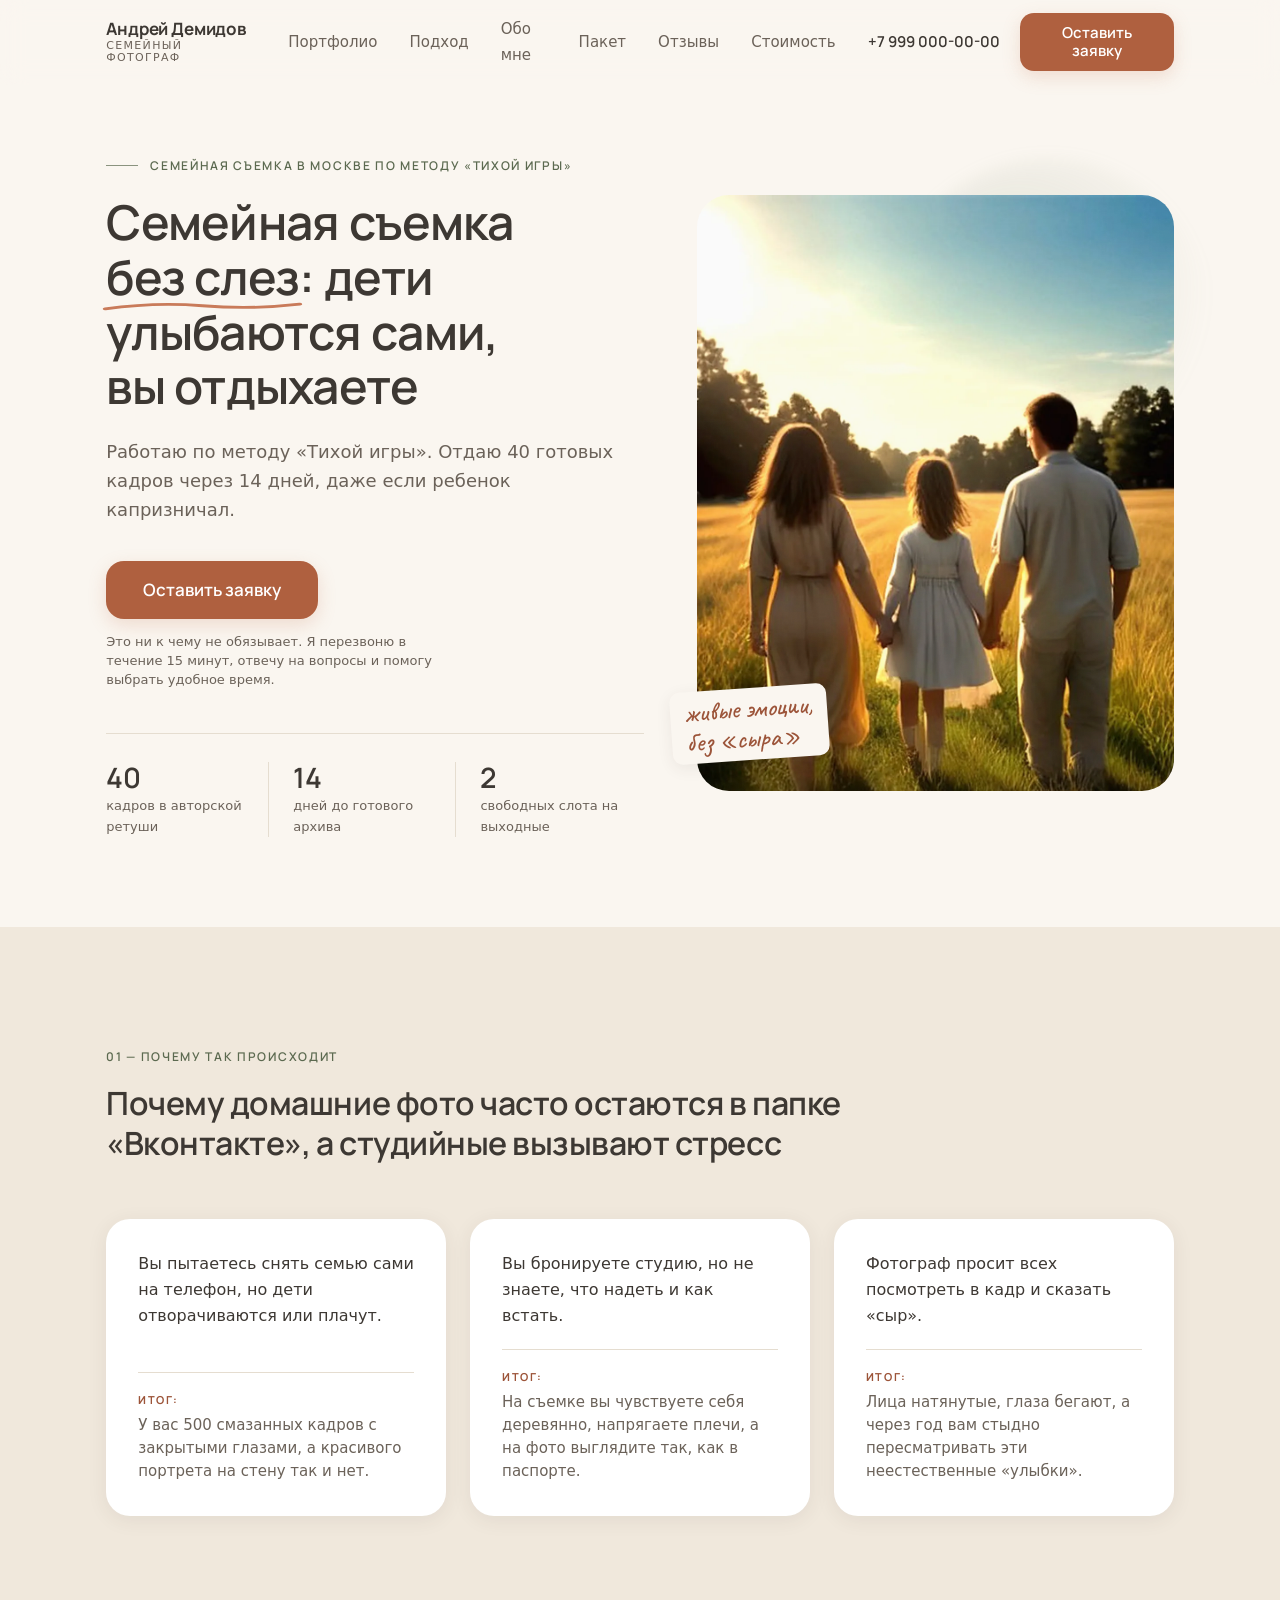
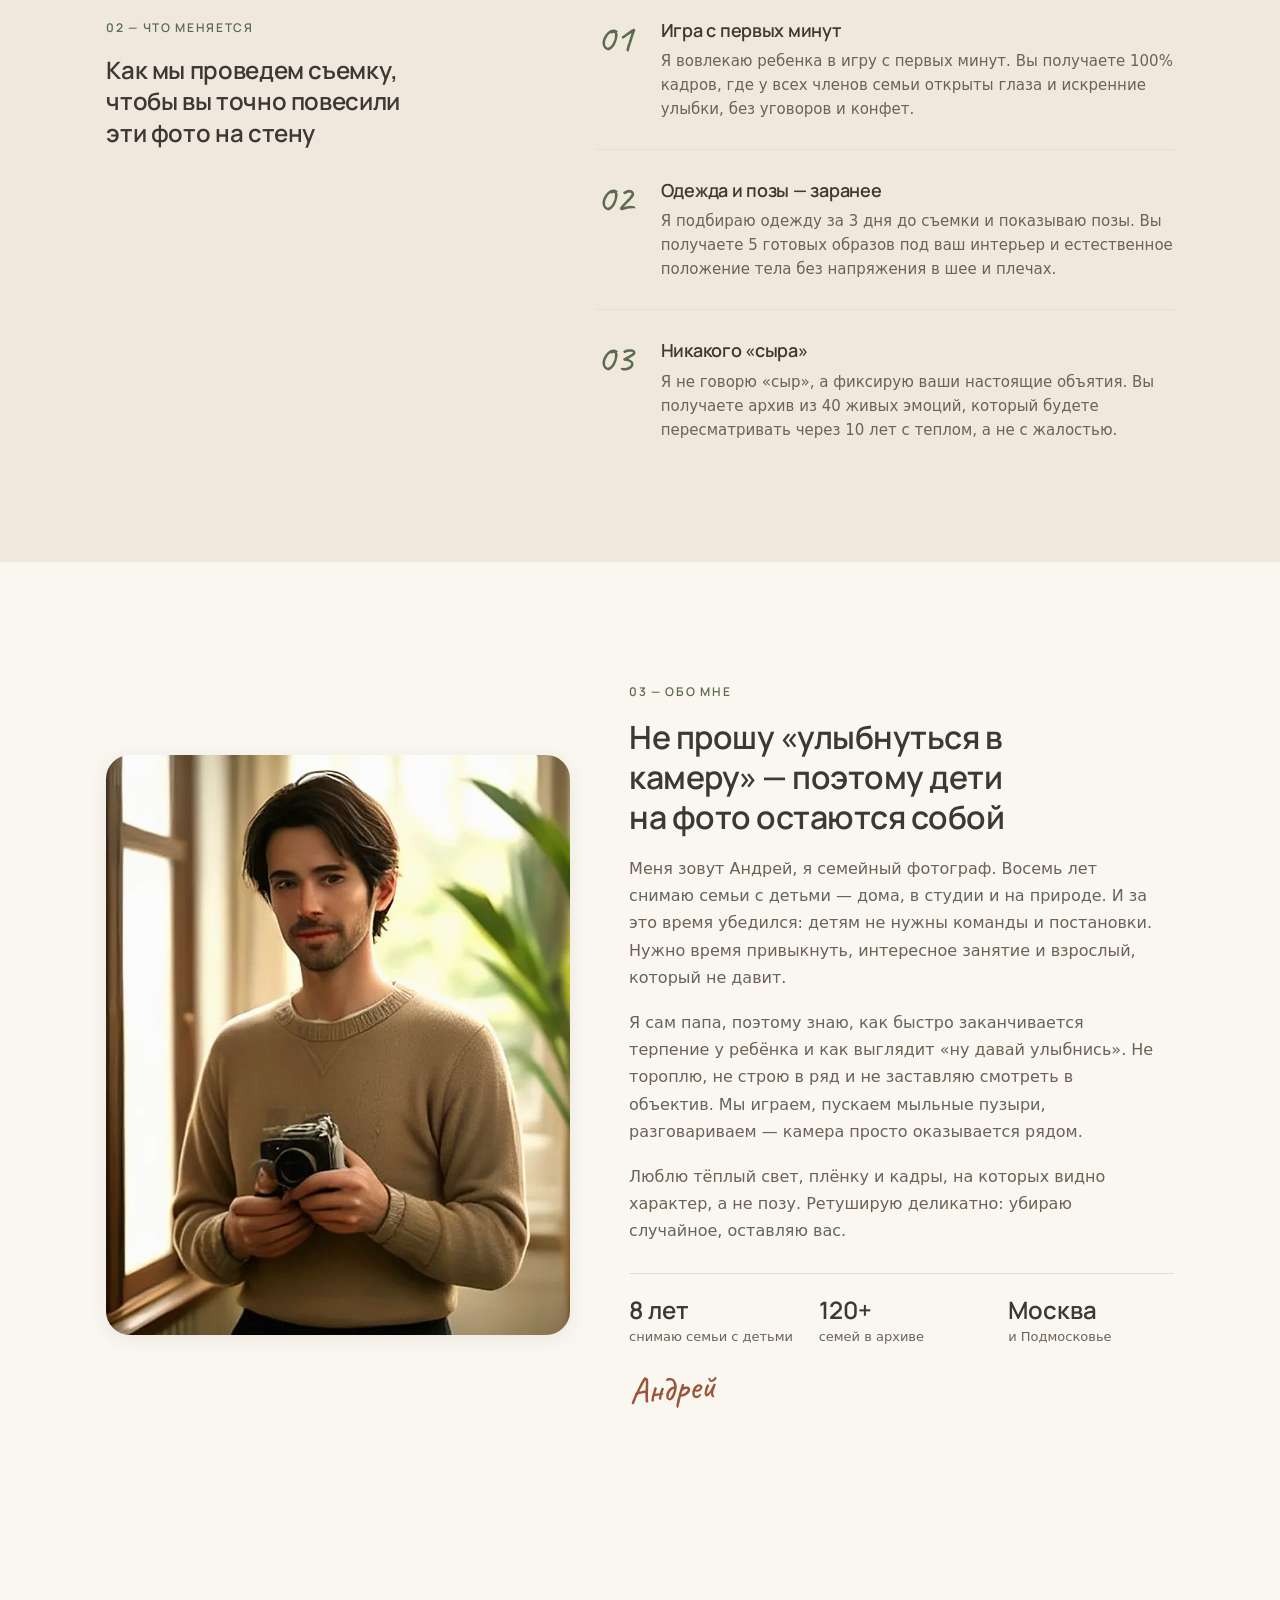
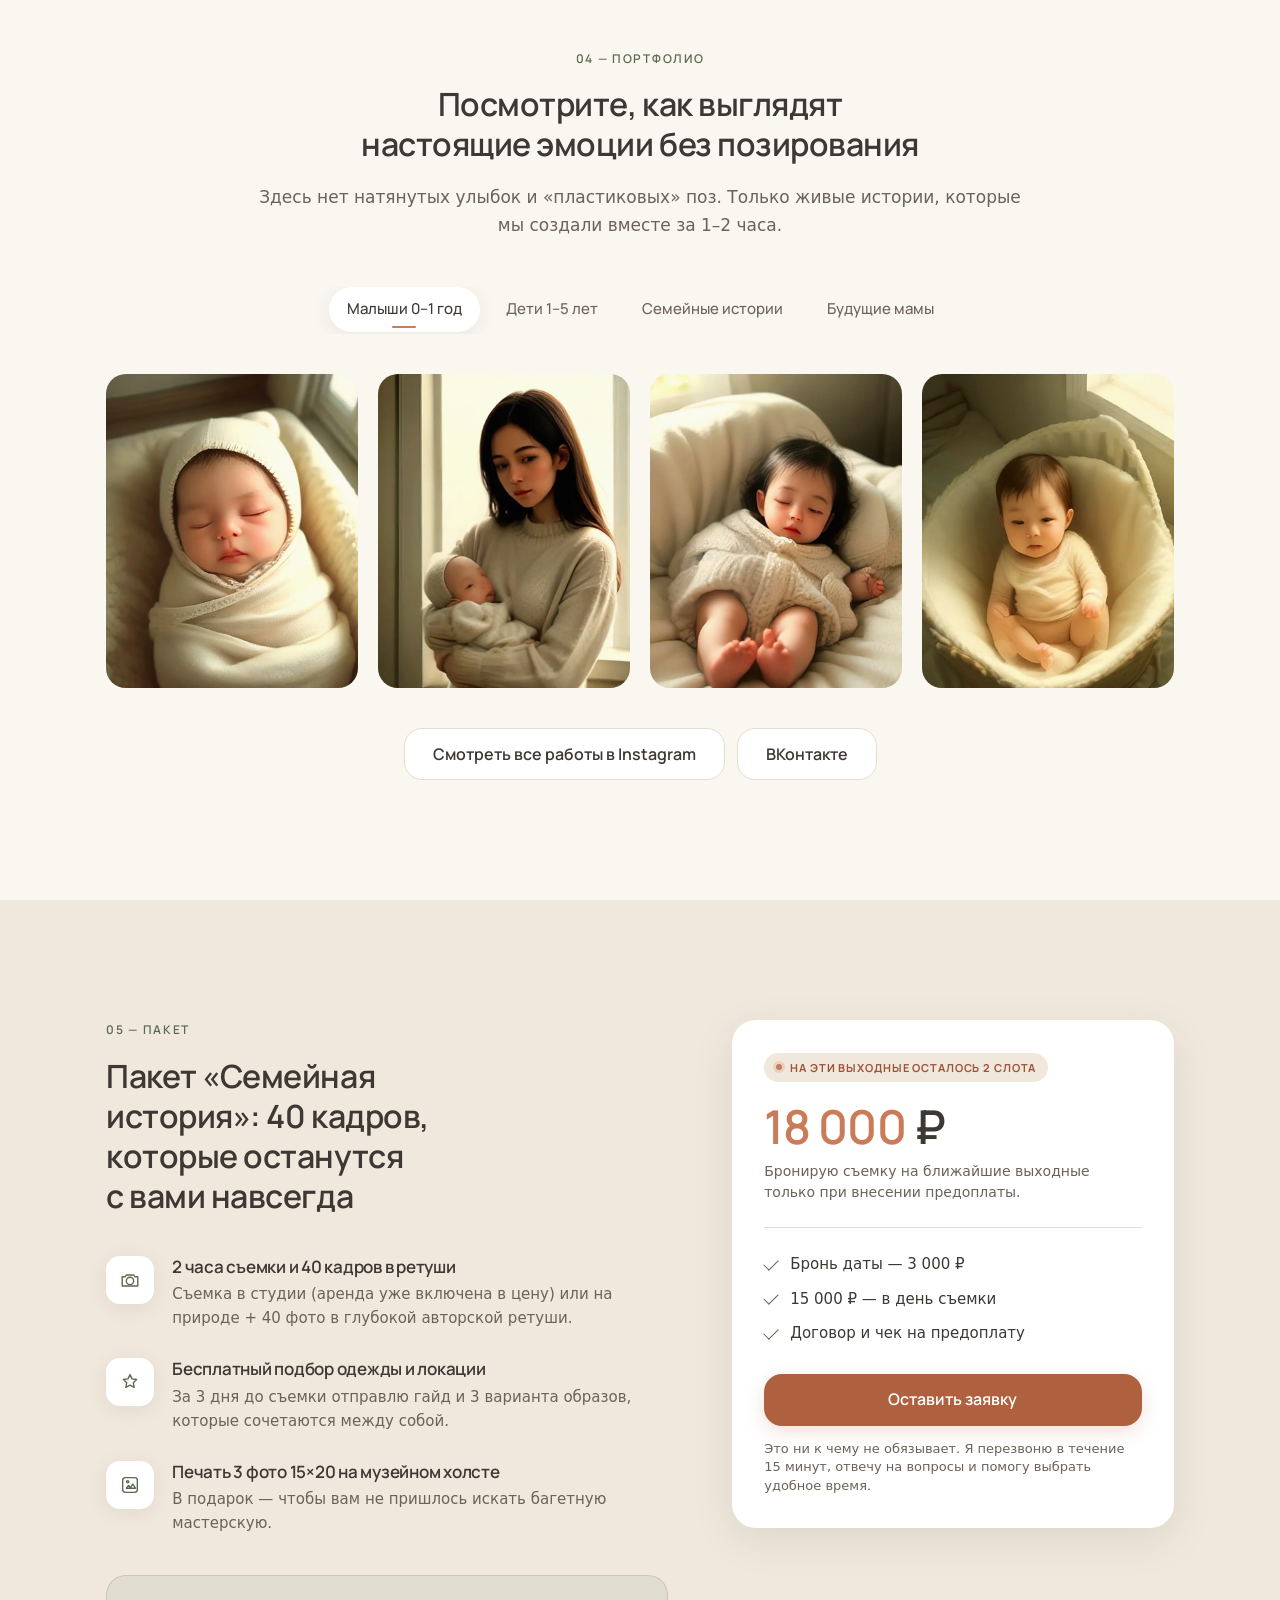
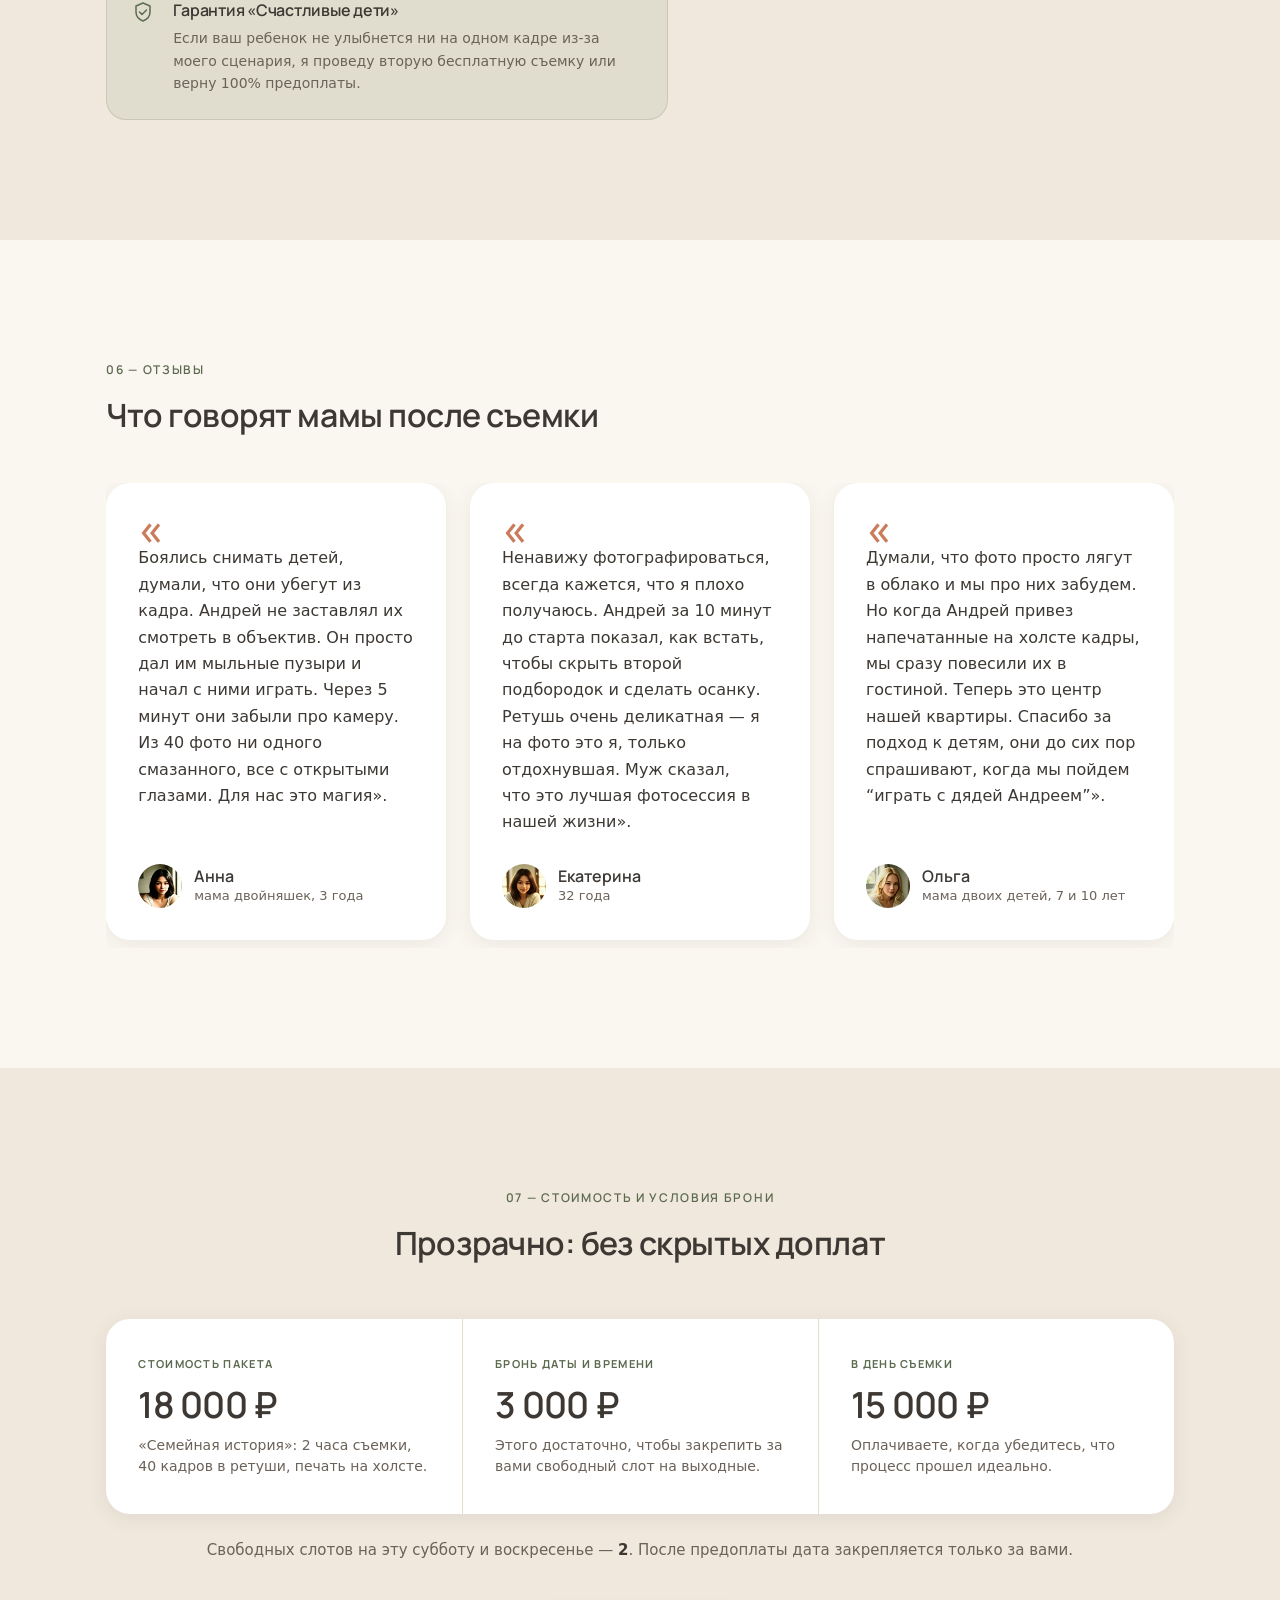
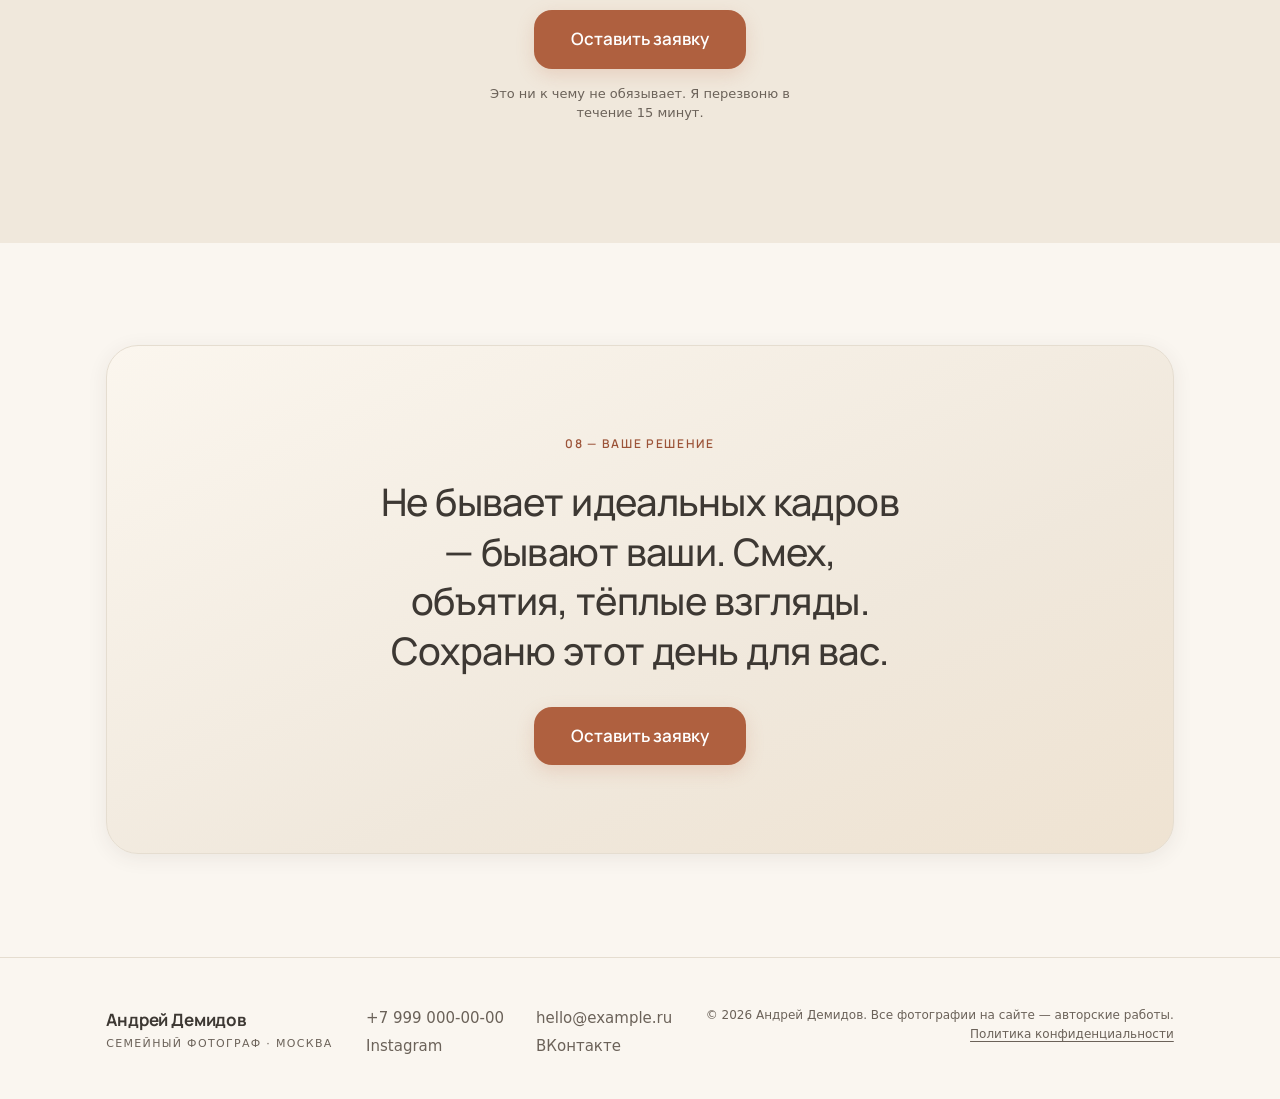
<file: index.html>
<!DOCTYPE html>
<html lang="ru">
<head>
  <meta charset="UTF-8">
  <meta name="viewport" content="width=device-width, initial-scale=1">
  <title>Семейный фотограф Андрей Демидов — съемка без слез, 40 кадров за 14 дней</title>
  <meta name="description" content="Семейная съемка по методу «Тихой игры»: дети улыбаются сами, вы отдыхаете. 40 готовых кадров через 14 дней, подбор одежды и локации, печать на холсте в подарок.">
  <meta name="theme-color" content="#FAF6F0">
  <meta property="og:type" content="website">
  <meta property="og:title" content="Семейный фотограф Андрей Демидов — съемка без слез">
  <meta property="og:description" content="40 живых кадров, которые хочется повесить на стену. Метод «Тихой игры», деликатная ретушь, гарантия «Счастливые дети».">
  <meta property="og:image" content="assets/img/hero-main.jpg">
  <link rel="icon" href="data:image/svg+xml,%3Csvg xmlns='http://www.w3.org/2000/svg' viewBox='0 0 32 32'%3E%3Crect width='32' height='32' rx='8' fill='%23C97B5A'/%3E%3Ccircle cx='16' cy='16' r='7' fill='none' stroke='%23FAF6F0' stroke-width='2'/%3E%3Ccircle cx='16' cy='16' r='2.5' fill='%23FAF6F0'/%3E%3C/svg%3E">
  <link rel="preload" href="assets/fonts/manrope-600-cyrillic.woff2" as="font" type="font/woff2" crossorigin>
  <link rel="stylesheet" href="assets/fonts.css">
  <link rel="stylesheet" href="assets/css/styles.css">
  <script>document.documentElement.classList.add('js');</script>
</head>
<body>
  <a class="skip-link" href="#main">Перейти к содержанию</a>

  <!-- ======================= HEADER ======================= -->
  <header class="header" id="header">
    <div class="container header__inner">
      <a class="brand" href="#top" aria-label="Андрей Демидов, семейный фотограф — в начало страницы">
        <span class="brand__name">Андрей Демидов</span>
        <span class="brand__role">семейный фотограф</span>
      </a>

      <nav class="nav" id="nav" aria-label="Основная навигация">
        <ul class="nav__list">
          <li><a class="nav__link" href="#portfolio">Портфолио</a></li>
          <li><a class="nav__link" href="#approach">Подход</a></li>
          <li><a class="nav__link" href="#about">Обо мне</a></li>
          <li><a class="nav__link" href="#package">Пакет</a></li>
          <li><a class="nav__link" href="#reviews">Отзывы</a></li>
          <li><a class="nav__link" href="#price">Стоимость</a></li>
        </ul>
      </nav>

      <div class="header__actions">
        <!-- ЗАМЕНИТЬ: номер телефона -->
        <a class="header__phone" href="tel:+79990000000">+7 999 000-00-00</a>
        <button class="btn btn--primary btn--sm header__cta" type="button" data-open-modal>Оставить заявку</button>
        <button class="burger" type="button" aria-expanded="false" aria-controls="mobile-menu" aria-label="Открыть меню">
          <span class="burger__line"></span>
          <span class="burger__line"></span>
          <span class="burger__line"></span>
        </button>
      </div>
    </div>
  </header>

  <!-- ======================= MOBILE MENU ======================= -->
  <div class="menu-overlay" id="menu-overlay" hidden></div>
  <div class="mobile-menu" id="mobile-menu" role="dialog" aria-modal="true" aria-label="Меню сайта" hidden>
    <div class="mobile-menu__head">
      <span class="brand__name">Андрей Демидов</span>
      <button class="mobile-menu__close" type="button" aria-label="Закрыть меню" data-close-menu>
        <svg viewBox="0 0 24 24" width="24" height="24" aria-hidden="true" focusable="false"><path d="M6 6l12 12M18 6L6 18" fill="none" stroke="currentColor" stroke-width="1.6" stroke-linecap="round"/></svg>
      </button>
    </div>
    <nav aria-label="Мобильная навигация">
      <ul class="mobile-menu__list">
        <li><a href="#portfolio">Портфолио</a></li>
        <li><a href="#approach">Подход</a></li>
        <li><a href="#about">Обо мне</a></li>
        <li><a href="#package">Пакет</a></li>
        <li><a href="#reviews">Отзывы</a></li>
        <li><a href="#price">Стоимость</a></li>
      </ul>
    </nav>
    <div class="mobile-menu__foot">
      <button class="btn btn--primary btn--full" type="button" data-open-modal>Оставить заявку</button>
      <a class="mobile-menu__phone" href="tel:+79990000000">+7 999 000-00-00</a>
    </div>
  </div>

  <main id="main">
    <!-- ======================= HERO ======================= -->
    <section class="hero" id="top">
      <div class="container hero__inner">
        <div class="hero__content">
          <p class="eyebrow eyebrow--line">Семейная съемка в Москве по методу «Тихой игры»</p>
          <h1 class="hero__title">Семейная съемка <span class="hl">без слез</span>: дети улыбаются сами, вы отдыхаете</h1>
          <p class="hero__sub">Работаю по методу «Тихой игры». Отдаю 40 готовых кадров через 14 дней, даже если ребенок капризничал.</p>

          <div class="hero__cta">
            <button class="btn btn--primary btn--lg" type="button" data-open-modal>Оставить заявку</button>
            <p class="micro">Это ни к чему не обязывает. Я перезвоню в течение 15 минут, отвечу на вопросы и помогу выбрать удобное время.</p>
          </div>

          <ul class="facts">
            <li class="facts__item"><strong>40</strong><span>кадров в авторской ретуши</span></li>
            <li class="facts__item"><strong>14</strong><span>дней до готового архива</span></li>
            <li class="facts__item"><strong>2</strong><span>свободных слота на выходные</span></li>
          </ul>
        </div>

        <div class="hero__media">
          <picture>
            <source srcset="assets/img/hero-main.webp" type="image/webp">
            <img src="assets/img/hero-main.jpg" alt="Семья идёт по золотому полю на закате, держась за руки" width="1080" height="1350" fetchpriority="high" decoding="async">
          </picture>
          <p class="hero__caption">живые эмоции,<br>без «сыра»</p>
          <span class="hero__blob" aria-hidden="true"></span>
        </div>
      </div>
    </section>

    <!-- ======================= БОЛИ И РЕШЕНИЯ ======================= -->
    <section class="section section--sand" id="approach">
      <div class="container">
        <header class="section__head">
          <p class="eyebrow">01 — Почему так происходит</p>
          <h2>Почему домашние фото часто остаются в папке «Вконтакте», а студийные вызывают стресс</h2>
        </header>

        <div class="pains">
          <article class="pain">
            <p class="pain__text">Вы пытаетесь снять семью сами на телефон, но дети отворачиваются или плачут.</p>
            <p class="pain__result"><span class="pain__label">Итог:</span> У вас 500 смазанных кадров с закрытыми глазами, а красивого портрета на стену так и нет.</p>
          </article>
          <article class="pain">
            <p class="pain__text">Вы бронируете студию, но не знаете, что надеть и как встать.</p>
            <p class="pain__result"><span class="pain__label">Итог:</span> На съемке вы чувствуете себя деревянно, напрягаете плечи, а на фото выглядите так, как в паспорте.</p>
          </article>
          <article class="pain">
            <p class="pain__text">Фотограф просит всех посмотреть в кадр и сказать «сыр».</p>
            <p class="pain__result"><span class="pain__label">Итог:</span> Лица натянутые, глаза бегают, а через год вам стыдно пересматривать эти неестественные «улыбки».</p>
          </article>
        </div>

        <div class="solutions">
          <div class="solutions__head">
            <p class="eyebrow">02 — Что меняется</p>
            <h3>Как мы проведем съемку, чтобы вы точно повесили эти фото на стену</h3>
          </div>

          <ol class="steps">
            <li class="step">
              <span class="step__num" aria-hidden="true">01</span>
              <h4 class="step__title">Игра с первых минут</h4>
              <p class="step__text">Я вовлекаю ребенка в игру с первых минут. Вы получаете 100% кадров, где у всех членов семьи открыты глаза и искренние улыбки, без уговоров и конфет.</p>
            </li>
            <li class="step">
              <span class="step__num" aria-hidden="true">02</span>
              <h4 class="step__title">Одежда и позы — заранее</h4>
              <p class="step__text">Я подбираю одежду за 3 дня до съемки и показываю позы. Вы получаете 5 готовых образов под ваш интерьер и естественное положение тела без напряжения в шее и плечах.</p>
            </li>
            <li class="step">
              <span class="step__num" aria-hidden="true">03</span>
              <h4 class="step__title">Никакого «сыра»</h4>
              <p class="step__text">Я не говорю «сыр», а фиксирую ваши настоящие объятия. Вы получаете архив из 40 живых эмоций, который будете пересматривать через 10 лет с теплом, а не с жалостью.</p>
            </li>
          </ol>
        </div>
      </div>
    </section>

    <!-- ======================= ОБО МНЕ ======================= -->
    <section class="section about" id="about">
      <div class="container about__inner">
        <div class="about__media">
          <picture>
            <source srcset="assets/img/about-andrey.webp" type="image/webp">
            <img src="assets/img/about-andrey.jpg" alt="Андрей Демидов — семейный фотограф с плёночной камерой в руках, у окна" width="760" height="950" loading="lazy" decoding="async">
          </picture>
        </div>

        <div class="about__content">
          <p class="eyebrow">03 — Обо мне</p>
          <h2>Не прошу «улыбнуться в камеру» — поэтому дети на фото остаются собой</h2>

          <p class="about__text">Меня зовут Андрей, я семейный фотограф. Восемь лет снимаю семьи с детьми — дома, в студии и на природе. И за это время убедился: детям не нужны команды и постановки. Нужно время привыкнуть, интересное занятие и взрослый, который не давит.</p>
          <p class="about__text">Я сам папа, поэтому знаю, как быстро заканчивается терпение у ребёнка и как выглядит «ну давай улыбнись». Не тороплю, не строю в ряд и не заставляю смотреть в объектив. Мы играем, пускаем мыльные пузыри, разговариваем — камера просто оказывается рядом.</p>
          <p class="about__text">Люблю тёплый свет, плёнку и кадры, на которых видно характер, а не позу. Ретуширую деликатно: убираю случайное, оставляю вас.</p>

          <ul class="about__facts">
            <li><strong>8 лет</strong><span>снимаю семьи с детьми</span></li>
            <li><strong>120+</strong><span>семей в архиве</span></li>
            <li><strong>Москва</strong><span>и Подмосковье</span></li>
          </ul>

          <p class="about__sign" aria-hidden="true">Андрей</p>
        </div>
      </div>
    </section>

    <!-- ======================= ПОРТФОЛИО ======================= -->
    <section class="section" id="portfolio">
      <div class="container">
        <header class="section__head section__head--center">
          <p class="eyebrow">04 — Портфолио</p>
          <h2>Посмотрите, как выглядят настоящие эмоции без позирования</h2>
          <p class="lead">Здесь нет натянутых улыбок и «пластиковых» поз. Только живые истории, которые мы создали вместе за 1–2 часа.</p>
        </header>

        <div class="tabs-wrap">
          <div class="tabs" role="tablist" aria-label="Категории работ">
            <button class="tab is-active" id="tab-babies" role="tab" aria-selected="true" aria-controls="panel-babies" type="button">Малыши 0–1 год</button>
            <button class="tab" id="tab-kids" role="tab" aria-selected="false" aria-controls="panel-kids" tabindex="-1" type="button">Дети 1–5 лет</button>
            <button class="tab" id="tab-family" role="tab" aria-selected="false" aria-controls="panel-family" tabindex="-1" type="button">Семейные истории</button>
            <button class="tab" id="tab-mama" role="tab" aria-selected="false" aria-controls="panel-mama" tabindex="-1" type="button">Будущие мамы</button>
          </div>
        </div>

        <div class="panels">
          <!-- Малыши -->
          <div class="panel is-active" id="panel-babies" role="tabpanel" aria-labelledby="tab-babies" tabindex="0">
            <p class="panel__note">Снимаю в безопасных позах, работаю в ритме ребенка — между кормлениями и сном.</p>
            <div class="gallery gallery--4">
              <figure class="shot">
                <picture>
                  <source srcset="assets/img/baby-1.webp" type="image/webp">
                  <img src="assets/img/baby-1.jpg" alt="Новорожденный малыш спит в кремовом вязаном пледе" width="720" height="900" loading="lazy" decoding="async">
                </picture>
                <figcaption class="shot__caption"><span>Безопасные позы</span>Работаю в ритме ребенка — между кормлениями и сном</figcaption>
              </figure>
              <figure class="shot">
                <picture>
                  <source srcset="assets/img/baby-2.webp" type="image/webp">
                  <img src="assets/img/baby-2.jpg" alt="Мама держит трехмесячного малыша у окна" width="720" height="900" loading="lazy" decoding="async">
                </picture>
                <figcaption class="shot__caption"><span>Безопасные позы</span>Работаю в ритме ребенка — между кормлениями и сном</figcaption>
              </figure>
              <figure class="shot">
                <picture>
                  <source srcset="assets/img/baby-3.webp" type="image/webp">
                  <img src="assets/img/baby-3.jpg" alt="Маленькие ножки малыша выглядывают из вязаного пледа" width="720" height="900" loading="lazy" decoding="async">
                </picture>
                <figcaption class="shot__caption"><span>Безопасные позы</span>Работаю в ритме ребенка — между кормлениями и сном</figcaption>
              </figure>
              <figure class="shot">
                <picture>
                  <source srcset="assets/img/baby-4.webp" type="image/webp">
                  <img src="assets/img/baby-4.jpg" alt="Малыш сидит в вязаной корзине на кровати при мягком утреннем свете" width="720" height="900" loading="lazy" decoding="async">
                </picture>
                <figcaption class="shot__caption"><span>Безопасные позы</span>Работаю в ритме ребенка — между кормлениями и сном</figcaption>
              </figure>
            </div>
          </div>

          <!-- Дети -->
          <div class="panel" id="panel-kids" role="tabpanel" aria-labelledby="tab-kids" tabindex="0" hidden>
            <p class="panel__note">Метод «Тихой игры»: дети бегают, смеются и забывают про камеру через 5 минут.</p>
            <div class="gallery gallery--4">
              <figure class="shot">
                <picture>
                  <source srcset="assets/img/kid-1.webp" type="image/webp">
                  <img src="assets/img/kid-1.jpg" alt="Ребенок в горчичной куртке бежит по осенней аллее в золотом свете" width="720" height="900" loading="lazy" decoding="async">
                </picture>
                <figcaption class="shot__caption"><span>«Тихая игра»</span>Дети бегают, смеются и забывают про камеру через 5 минут</figcaption>
              </figure>
              <figure class="shot">
                <picture>
                  <source srcset="assets/img/kid-2.webp" type="image/webp">
                  <img src="assets/img/kid-2.jpg" alt="Девочка ловит мыльные пузыри в саду" width="720" height="900" loading="lazy" decoding="async">
                </picture>
                <figcaption class="shot__caption"><span>«Тихая игра»</span>Дети бегают, смеются и забывают про камеру через 5 минут</figcaption>
              </figure>
              <figure class="shot">
                <picture>
                  <source srcset="assets/img/kid-3.webp" type="image/webp">
                  <img src="assets/img/kid-3.jpg" alt="Ребенок прыгает на кровати в светлой спальне" width="720" height="900" loading="lazy" decoding="async">
                </picture>
                <figcaption class="shot__caption"><span>«Тихая игра»</span>Дети бегают, смеются и забывают про камеру через 5 минут</figcaption>
              </figure>
              <figure class="shot">
                <picture>
                  <source srcset="assets/img/kid-4.webp" type="image/webp">
                  <img src="assets/img/kid-4.jpg" alt="Малыш выглядывает из-за льняной шторы" width="720" height="900" loading="lazy" decoding="async">
                </picture>
                <figcaption class="shot__caption"><span>«Тихая игра»</span>Дети бегают, смеются и забывают про камеру через 5 минут</figcaption>
              </figure>
            </div>
          </div>

          <!-- Семейные истории -->
          <div class="panel" id="panel-family" role="tabpanel" aria-labelledby="tab-family" tabindex="0" hidden>
            <p class="panel__note">Настоящие объятия, взгляды и смех — без команд «посмотрите сюда».</p>
            <div class="gallery gallery--4">
              <figure class="shot">
                <picture>
                  <source srcset="assets/img/family-1.webp" type="image/webp">
                  <img src="assets/img/family-1.jpg" alt="Мама обнимает двоих детей на кровати у окна" width="720" height="900" loading="lazy" decoding="async">
                </picture>
                <figcaption class="shot__caption"><span>Настоящие объятия</span>Без команд «посмотрите сюда»</figcaption>
              </figure>
              <figure class="shot">
                <picture>
                  <source srcset="assets/img/family-2.webp" type="image/webp">
                  <img src="assets/img/family-2.jpg" alt="Папа и дочь идут по аллее на закате, вид со спины" width="720" height="900" loading="lazy" decoding="async">
                </picture>
                <figcaption class="shot__caption"><span>Настоящие объятия</span>Без команд «посмотрите сюда»</figcaption>
              </figure>
              <figure class="shot">
                <picture>
                  <source srcset="assets/img/family-3.webp" type="image/webp">
                  <img src="assets/img/family-3.jpg" alt="Папа держит дочку на руках в поле на закате" width="720" height="900" loading="lazy" decoding="async">
                </picture>
                <figcaption class="shot__caption"><span>Настоящие объятия</span>Без команд «посмотрите сюда»</figcaption>
              </figure>
              <figure class="shot">
                <picture>
                  <source srcset="assets/img/family-4.webp" type="image/webp">
                  <img src="assets/img/family-4.jpg" alt="Мама и дочь соприкасаются лбами в тихом объятии" width="720" height="900" loading="lazy" decoding="async">
                </picture>
                <figcaption class="shot__caption"><span>Настоящие объятия</span>Без команд «посмотрите сюда»</figcaption>
              </figure>
            </div>
          </div>

          <!-- Будущие мамы -->
          <div class="panel" id="panel-mama" role="tabpanel" aria-labelledby="tab-mama" tabindex="0" hidden>
            <p class="panel__note">Бережная съемка на сроке 28–34 недели, с подбором образа под ваш характер.</p>
            <div class="gallery gallery--3">
              <figure class="shot">
                <picture>
                  <source srcset="assets/img/mama-1.webp" type="image/webp">
                  <img src="assets/img/mama-1.jpg" alt="Беременная женщина в бежевом платье стоит у окна" width="720" height="900" loading="lazy" decoding="async">
                </picture>
                <figcaption class="shot__caption"><span>28–34 недели</span>Бережно и с подбором образа под ваш характер</figcaption>
              </figure>
              <figure class="shot">
                <picture>
                  <source srcset="assets/img/mama-2.webp" type="image/webp">
                  <img src="assets/img/mama-2.jpg" alt="Крупный план живота будущей мамы в мягком свете" width="720" height="900" loading="lazy" decoding="async">
                </picture>
                <figcaption class="shot__caption"><span>28–34 недели</span>Бережно и с подбором образа под ваш характер</figcaption>
              </figure>
              <figure class="shot">
                <picture>
                  <source srcset="assets/img/mama-3.webp" type="image/webp">
                  <img src="assets/img/mama-3.jpg" alt="Беременная женщина в струящемся платье в золотом поле" width="720" height="900" loading="lazy" decoding="async">
                </picture>
                <figcaption class="shot__caption"><span>28–34 недели</span>Бережно и с подбором образа под ваш характер</figcaption>
              </figure>
            </div>
          </div>
        </div>

        <!-- Видео со съемки: временно скрыто. Вернуть — убрать атрибут hidden. -->
        <figure class="video" hidden>
          <picture>
            <source srcset="assets/img/video-poster.webp" type="image/webp">
            <img src="assets/img/video-poster.jpg" alt="Кадр со съёмки: мягкий свет у окна и камера на штативе" width="1280" height="720" loading="lazy" decoding="async">
          </picture>
          <figcaption class="video__caption">«Так проходит моя съемка: без команд “не двигайся”, только живое общение»</figcaption>
          <button class="video__play" type="button" data-open-video aria-label="Смотреть 15-секундный ролик со съемки">
            <svg viewBox="0 0 24 24" width="26" height="26" aria-hidden="true" focusable="false"><path d="M9 6.5v11l9-5.5-9-5.5Z" fill="currentColor"/></svg>
            <span>15 секунд со съемки</span>
          </button>
        </figure>

        <div class="portfolio__actions">
          <!-- ЗАМЕНИТЬ: ссылки на соцсети -->
          <a class="btn btn--ghost" href="https://instagram.com/" target="_blank" rel="noopener">Смотреть все работы в Instagram</a>
          <a class="btn btn--ghost" href="https://vk.com/" target="_blank" rel="noopener">ВКонтакте</a>
        </div>
      </div>
    </section>

    <!-- ======================= ОФФЕР ======================= -->
    <section class="section section--sand" id="package">
      <div class="container offer">
        <div class="offer__main">
          <p class="eyebrow">05 — Пакет</p>
          <h2>Пакет «Семейная история»: 40 кадров, которые останутся с вами навсегда</h2>

          <ul class="includes">
            <li class="include">
              <span class="include__icon" aria-hidden="true">
                <svg viewBox="0 0 24 24" width="22" height="22" fill="none" stroke="currentColor" stroke-width="1.5" stroke-linecap="round" stroke-linejoin="round"><circle cx="12" cy="13" r="4"/><path d="M3.5 8.5h3l1.5-2h8l1.5 2h3v10h-17z"/></svg>
              </span>
              <div>
                <h3 class="include__title">2 часа съемки и 40 кадров в ретуши</h3>
                <p class="include__text">Съемка в студии (аренда уже включена в цену) или на природе + 40 фото в глубокой авторской ретуши.</p>
              </div>
            </li>
            <li class="include">
              <span class="include__icon" aria-hidden="true">
                <svg viewBox="0 0 24 24" width="22" height="22" fill="none" stroke="currentColor" stroke-width="1.5" stroke-linecap="round" stroke-linejoin="round"><path d="M12 4l2.2 4.6 5 .7-3.6 3.5.9 5-4.5-2.4-4.5 2.4.9-5L4.8 9.3l5-.7z"/></svg>
              </span>
              <div>
                <h3 class="include__title">Бесплатный подбор одежды и локации</h3>
                <p class="include__text">За 3 дня до съемки отправлю гайд и 3 варианта образов, которые сочетаются между собой.</p>
              </div>
            </li>
            <li class="include">
              <span class="include__icon" aria-hidden="true">
                <svg viewBox="0 0 24 24" width="22" height="22" fill="none" stroke="currentColor" stroke-width="1.5" stroke-linecap="round" stroke-linejoin="round"><rect x="4" y="4" width="16" height="16" rx="3"/><path d="M8 15.5l2.5-3 2 2.5L15 11l3 4.5z"/><circle cx="9.5" cy="8.5" r="1.2"/></svg>
              </span>
              <div>
                <h3 class="include__title">Печать 3 фото 15×20 на музейном холсте</h3>
                <p class="include__text">В подарок — чтобы вам не пришлось искать багетную мастерскую.</p>
              </div>
            </li>
          </ul>

          <div class="guarantee">
            <span class="guarantee__badge" aria-hidden="true">
              <svg viewBox="0 0 24 24" width="24" height="24" fill="none" stroke="currentColor" stroke-width="1.5" stroke-linecap="round" stroke-linejoin="round"><path d="M12 3l7 3v6c0 4.2-2.9 7.4-7 9-4.1-1.6-7-4.8-7-9V6z"/><path d="M8.5 12l2.5 2.5 4.5-4.5"/></svg>
            </span>
            <div>
              <h3 class="guarantee__title">Гарантия «Счастливые дети»</h3>
              <p class="guarantee__text">Если ваш ребенок не улыбнется ни на одном кадре из-за моего сценария, я проведу вторую бесплатную съемку или верну 100% предоплаты.</p>
            </div>
          </div>
        </div>

        <aside class="offer-card" aria-label="Бронирование съемки">
          <p class="offer-card__badge">На эти выходные осталось 2 слота</p>
          <p class="offer-card__price"><span>18 000</span> ₽</p>
          <p class="offer-card__note">Бронирую съемку на ближайшие выходные только при внесении предоплаты.</p>
          <ul class="offer-card__terms">
            <li>Бронь даты — 3 000 ₽</li>
            <li>15 000 ₽ — в день съемки</li>
            <li>Договор и чек на предоплату</li>
          </ul>
          <button class="btn btn--primary btn--full" type="button" data-open-modal>Оставить заявку</button>
          <p class="micro">Это ни к чему не обязывает. Я перезвоню в течение 15 минут, отвечу на вопросы и помогу выбрать удобное время.</p>
        </aside>
      </div>
    </section>

    <!-- ======================= ОТЗЫВЫ ======================= -->
    <section class="section" id="reviews">
      <div class="container">
        <header class="section__head section__head--row">
          <div>
            <p class="eyebrow">06 — Отзывы</p>
            <h2>Что говорят мамы после съемки</h2>
          </div>
          <div class="carousel__controls">
            <button class="arrow" type="button" data-slide="prev" aria-label="Предыдущий отзыв">
              <svg viewBox="0 0 24 24" width="22" height="22" aria-hidden="true" focusable="false"><path d="M14.5 6l-6 6 6 6" fill="none" stroke="currentColor" stroke-width="1.6" stroke-linecap="round" stroke-linejoin="round"/></svg>
            </button>
            <button class="arrow" type="button" data-slide="next" aria-label="Следующий отзыв">
              <svg viewBox="0 0 24 24" width="22" height="22" aria-hidden="true" focusable="false"><path d="M9.5 6l6 6-6 6" fill="none" stroke="currentColor" stroke-width="1.6" stroke-linecap="round" stroke-linejoin="round"/></svg>
            </button>
          </div>
        </header>

        <div class="carousel" id="carousel" tabindex="0" role="group" aria-roledescription="карусель" aria-label="Отзывы клиентов">
          <article class="review">
            <p class="review__quote"><span class="review__mark" aria-hidden="true">«</span>Боялись снимать детей, думали, что они убегут из кадра. Андрей не заставлял их смотреть в объектив. Он просто дал им мыльные пузыри и начал с ними играть. Через 5 минут они забыли про камеру. Из 40 фото ни одного смазанного, все с открытыми глазами. Для нас это магия».</p>
            <footer class="review__author">
              <span class="review__avatar" aria-hidden="true">
                <picture>
                  <source srcset="assets/img/avatar-anna.webp" type="image/webp">
                  <img src="assets/img/avatar-anna.jpg" alt="" width="160" height="160" loading="lazy" decoding="async">
                </picture>
              </span>
              <span><span class="review__name">Анна</span><span class="review__role">мама двойняшек, 3 года</span></span>
            </footer>
          </article>

          <article class="review">
            <p class="review__quote"><span class="review__mark" aria-hidden="true">«</span>Ненавижу фотографироваться, всегда кажется, что я плохо получаюсь. Андрей за 10 минут до старта показал, как встать, чтобы скрыть второй подбородок и сделать осанку. Ретушь очень деликатная — я на фото это я, только отдохнувшая. Муж сказал, что это лучшая фотосессия в нашей жизни».</p>
            <footer class="review__author">
              <span class="review__avatar" aria-hidden="true">
                <picture>
                  <source srcset="assets/img/avatar-ekaterina.webp" type="image/webp">
                  <img src="assets/img/avatar-ekaterina.jpg" alt="" width="160" height="160" loading="lazy" decoding="async">
                </picture>
              </span>
              <span><span class="review__name">Екатерина</span><span class="review__role">32 года</span></span>
            </footer>
          </article>

          <article class="review">
            <p class="review__quote"><span class="review__mark" aria-hidden="true">«</span>Думали, что фото просто лягут в облако и мы про них забудем. Но когда Андрей привез напечатанные на холсте кадры, мы сразу повесили их в гостиной. Теперь это центр нашей квартиры. Спасибо за подход к детям, они до сих пор спрашивают, когда мы пойдем “играть с дядей Андреем”».</p>
            <footer class="review__author">
              <span class="review__avatar" aria-hidden="true">
                <picture>
                  <source srcset="assets/img/avatar-olga.webp" type="image/webp">
                  <img src="assets/img/avatar-olga.jpg" alt="" width="160" height="160" loading="lazy" decoding="async">
                </picture>
              </span>
              <span><span class="review__name">Ольга</span><span class="review__role">мама двоих детей, 7 и 10 лет</span></span>
            </footer>
          </article>
        </div>

        <div class="carousel__dots" id="carousel-dots" role="tablist" aria-label="Навигация по отзывам"></div>
      </div>
    </section>

    <!-- ======================= СТОИМОСТЬ ======================= -->
    <section class="section section--sand" id="price">
      <div class="container">
        <header class="section__head section__head--center">
          <p class="eyebrow">07 — Стоимость и условия брони</p>
          <h2>Прозрачно: без скрытых доплат</h2>
        </header>

        <div class="price-flow">
          <div class="price-step">
            <p class="price-step__label">Стоимость пакета</p>
            <p class="price-step__value">18 000 ₽</p>
            <p class="price-step__text">«Семейная история»: 2 часа съемки, 40 кадров в ретуши, печать на холсте.</p>
          </div>
          <div class="price-step">
            <p class="price-step__label">Бронь даты и времени</p>
            <p class="price-step__value">3 000 ₽</p>
            <p class="price-step__text">Этого достаточно, чтобы закрепить за вами свободный слот на выходные.</p>
          </div>
          <div class="price-step">
            <p class="price-step__label">В день съемки</p>
            <p class="price-step__value">15 000 ₽</p>
            <p class="price-step__text">Оплачиваете, когда убедитесь, что процесс прошел идеально.</p>
          </div>
        </div>

        <p class="price-note">Свободных слотов на эту субботу и воскресенье — <strong>2</strong>. После предоплаты дата закрепляется только за вами.</p>

        <div class="section__cta">
          <button class="btn btn--primary btn--lg" type="button" data-open-modal>Оставить заявку</button>
          <p class="micro">Это ни к чему не обязывает. Я перезвоню в течение 15 минут.</p>
        </div>
      </div>
    </section>

    <!-- ======================= ФИНАЛЬНЫЙ ПРИЗЫВ ======================= -->
    <section class="final">
      <div class="container">
        <div class="final__inner">
          <p class="eyebrow">08 — Ваше решение</p>
          <p class="final__text">Не бывает идеальных кадров — бывают ваши. Смех, объятия, тёплые взгляды. Сохраню этот день для вас.</p>
          <button class="btn btn--primary btn--lg" type="button" data-open-modal>Оставить заявку</button>
        </div>
      </div>
    </section>
  </main>

  <!-- ======================= FOOTER ======================= -->
  <footer class="footer">
    <div class="container footer__inner">
      <div class="footer__brand">
        <span class="brand__name">Андрей Демидов</span>
        <span class="brand__role">семейный фотограф · Москва</span>
      </div>
      <div class="footer__contacts">
        <!-- ЗАМЕНИТЬ: контакты -->
        <a href="tel:+79990000000">+7 999 000-00-00</a>
        <a href="mailto:hello@example.ru">hello@example.ru</a>
        <a href="https://instagram.com/" target="_blank" rel="noopener">Instagram</a>
        <a href="https://vk.com/" target="_blank" rel="noopener">ВКонтакте</a>
      </div>
      <p class="footer__legal">© <span id="year">2026</span> Андрей Демидов. Все фотографии на сайте — авторские работы.<br>
        <a href="privacy.html">Политика конфиденциальности</a>
      </p>
    </div>
  </footer>

  <!-- ======================= МОБИЛЬНАЯ CTA-ПАНЕЛЬ ======================= -->
  <div class="sticky-cta" id="sticky-cta" hidden>
    <div class="sticky-cta__text"><strong>2 слота</strong> на эти выходные</div>
    <button class="btn btn--primary" type="button" data-open-modal>Оставить заявку</button>
  </div>

  <!-- ======================= МОДАЛКА ЗАЯВКИ ======================= -->
  <div class="modal" id="modal" hidden>
    <div class="modal__overlay" data-close-modal></div>
    <div class="modal__dialog" role="dialog" aria-modal="true" aria-labelledby="modal-title">
      <button class="modal__close" type="button" aria-label="Закрыть" data-close-modal>
        <svg viewBox="0 0 24 24" width="22" height="22" aria-hidden="true" focusable="false"><path d="M6 6l12 12M18 6L6 18" fill="none" stroke="currentColor" stroke-width="1.6" stroke-linecap="round"/></svg>
      </button>

      <div class="modal__body" data-form-wrap>
        <p class="eyebrow">Бронирование</p>
        <h2 class="modal__title" id="modal-title">Оставить заявку</h2>
        <p class="modal__sub">Оставьте телефон — перезвоню в течение 15 минут, отвечу на вопросы и подберу удобное время.</p>

        <form class="form" id="booking-form" novalidate>
          <div class="field">
            <label class="field__label" for="name">Как вас зовут</label>
            <input class="field__input" id="name" name="name" type="text" autocomplete="name" placeholder="Анна" required>
            <span class="field__error" data-error-for="name"></span>
          </div>

          <div class="field">
            <label class="field__label" for="phone">Телефон</label>
            <input class="field__input" id="phone" name="phone" type="tel" inputmode="tel" autocomplete="tel" placeholder="+7 (999) 000-00-00" required>
            <span class="field__error" data-error-for="phone"></span>
          </div>

          <div class="field">
            <label class="field__label" for="contact">Как удобнее связаться</label>
            <select class="field__input field__input--select" id="contact" name="contact">
              <option value="call">Позвонить</option>
              <option value="telegram">Telegram</option>
              <option value="whatsapp">WhatsApp</option>
            </select>
          </div>

          <div class="field">
            <label class="field__label" for="comment">Комментарий <span class="field__optional">— необязательно</span></label>
            <textarea class="field__input field__input--area" id="comment" name="comment" rows="2" placeholder="Сколько детей, какой формат съемки ближе"></textarea>
          </div>

          <label class="check">
            <input class="check__input" type="checkbox" id="consent" name="consent" required>
            <span class="check__box" aria-hidden="true"></span>
            <span class="check__text">Согласен на обработку персональных данных</span>
          </label>
          <span class="field__error" data-error-for="consent"></span>

          <button class="btn btn--primary btn--full" type="submit">Отправить заявку</button>
          <p class="micro">Это ни к чему не обязывает. Никакого спама — только по делу.</p>
          <!--
            Подключение заявок: замените action/обработчик в assets/js/main.js (sendBooking).
            Варианты без сервера: Formspree, Getform, Telegram Bot API.
          -->
        </form>
      </div>

      <div class="modal__success" data-success hidden>
        <span class="modal__success-icon" aria-hidden="true">
          <svg viewBox="0 0 24 24" width="30" height="30" fill="none" stroke="currentColor" stroke-width="1.5" stroke-linecap="round" stroke-linejoin="round"><path d="M4 12.5l5 5L20 6.5"/></svg>
        </span>
        <h2 class="modal__title" tabindex="-1">Заявка отправлена</h2>
        <p class="modal__sub">Спасибо! Перезвоню в течение 15 минут и помогу выбрать удобное время.</p>
        <button class="btn btn--ghost btn--full" type="button" data-close-modal>Вернуться на сайт</button>
      </div>
    </div>
  </div>

  <!-- ======================= ВИДЕО ======================= -->
  <div class="modal modal--video" id="video-modal" hidden>
    <div class="modal__overlay" data-close-video></div>
    <div class="modal__dialog modal__dialog--wide" role="dialog" aria-modal="true" aria-labelledby="video-title">
      <button class="modal__close" type="button" aria-label="Закрыть видео" data-close-video>
        <svg viewBox="0 0 24 24" width="22" height="22" aria-hidden="true" focusable="false"><path d="M6 6l12 12M18 6L6 18" fill="none" stroke="currentColor" stroke-width="1.6" stroke-linecap="round"/></svg>
      </button>
      <h2 class="sr-only" id="video-title">Ролик со съемки</h2>
      <div class="player" id="player" aria-label="Превью ролика: кадры со съемки">
        <img class="player__frame is-active" src="assets/img/family-1.webp" alt="" width="1280" height="800">
        <img class="player__frame" src="assets/img/kid-2.webp" alt="" loading="lazy" width="1280" height="800">
        <img class="player__frame" src="assets/img/baby-2.webp" alt="" loading="lazy" width="1280" height="800">
        <img class="player__frame" src="assets/img/family-3.webp" alt="" loading="lazy" width="1280" height="800">
        <img class="player__frame" src="assets/img/mama-1.webp" alt="" loading="lazy" width="1280" height="800">
        <div class="player__bar"><span class="player__progress"></span></div>
        <p class="player__label">15 секунд со съемки — без команд «не двигайся»</p>
      </div>
      <p class="player__hint">Это превью ролика: здесь будет видео со съемки. Заменить можно одним тегом <code>&lt;video&gt;</code>.</p>
    </div>
  </div>

  <script src="assets/js/main.js" defer></script>
</body>
</html>
</file>
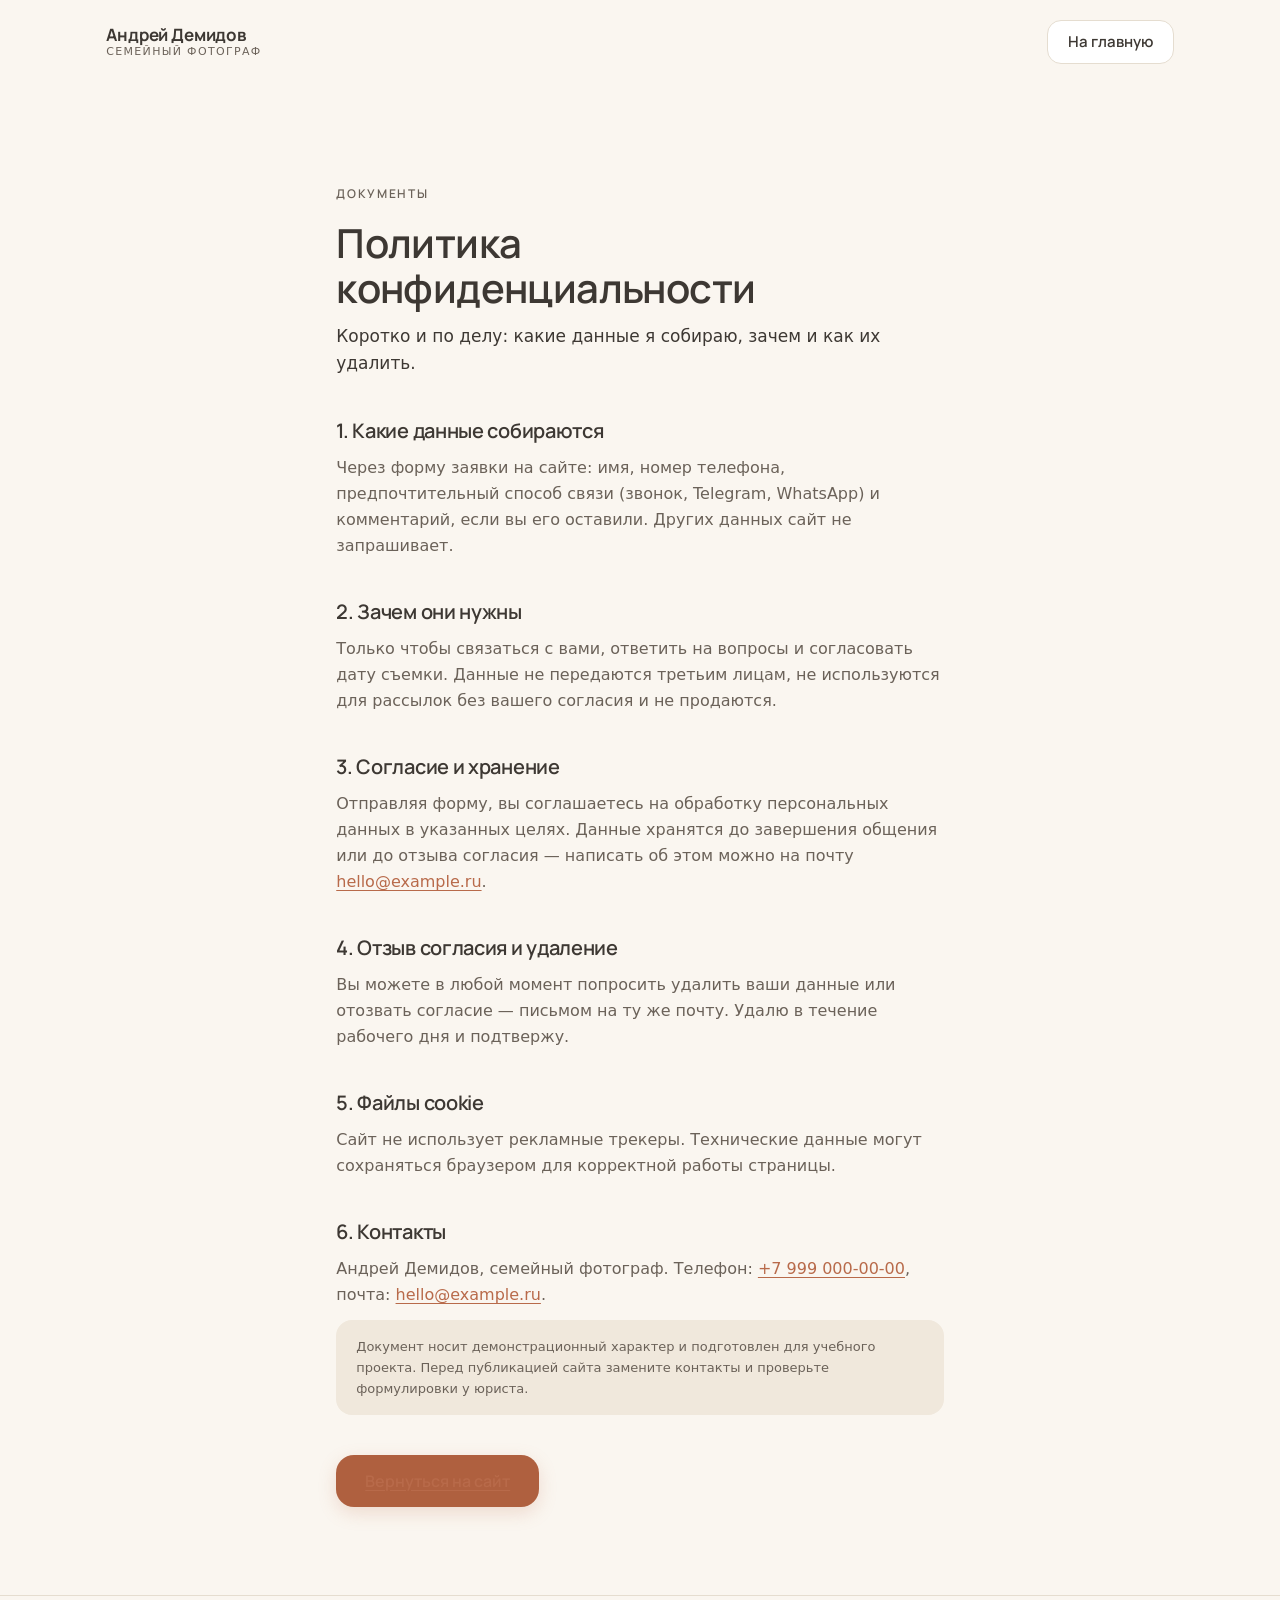
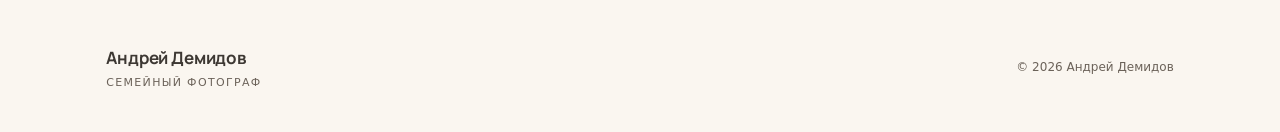
<file: privacy.html>
<!DOCTYPE html>
<html lang="ru">
<head>
  <meta charset="UTF-8">
  <meta name="viewport" content="width=device-width, initial-scale=1">
  <title>Политика конфиденциальности — Андрей Демидов, семейный фотограф</title>
  <meta name="robots" content="noindex">
  <link rel="icon" href="data:image/svg+xml,%3Csvg xmlns='http://www.w3.org/2000/svg' viewBox='0 0 32 32'%3E%3Crect width='32' height='32' rx='8' fill='%23C97B5A'/%3E%3Ccircle cx='16' cy='16' r='7' fill='none' stroke='%23FAF6F0' stroke-width='2'/%3E%3Ccircle cx='16' cy='16' r='2.5' fill='%23FAF6F0'/%3E%3C/svg%3E">
  <link rel="stylesheet" href="assets/fonts.css">
  <link rel="stylesheet" href="assets/css/styles.css">
</head>
<body class="legal-page">
  <header class="header">
    <div class="container header__inner">
      <a class="brand" href="index.html">
        <span class="brand__name">Андрей Демидов</span>
        <span class="brand__role">семейный фотограф</span>
      </a>
      <a class="btn btn--ghost btn--sm" href="index.html">На главную</a>
    </div>
  </header>

  <main class="container legal">
    <p class="eyebrow">Документы</p>
    <h1>Политика конфиденциальности</h1>
    <p class="lead">Коротко и по делу: какие данные я собираю, зачем и как их удалить.</p>

    <h2>1. Какие данные собираются</h2>
    <p>Через форму заявки на сайте: имя, номер телефона, предпочтительный способ связи (звонок, Telegram, WhatsApp) и комментарий, если вы его оставили. Других данных сайт не запрашивает.</p>

    <h2>2. Зачем они нужны</h2>
    <p>Только чтобы связаться с вами, ответить на вопросы и согласовать дату съемки. Данные не передаются третьим лицам, не используются для рассылок без вашего согласия и не продаются.</p>

    <h2>3. Согласие и хранение</h2>
    <p>Отправляя форму, вы соглашаетесь на обработку персональных данных в указанных целях. Данные хранятся до завершения общения или до отзыва согласия — написать об этом можно на почту <a href="mailto:hello@example.ru">hello@example.ru</a>.</p>

    <h2>4. Отзыв согласия и удаление</h2>
    <p>Вы можете в любой момент попросить удалить ваши данные или отозвать согласие — письмом на ту же почту. Удалю в течение рабочего дня и подтвержу.</p>

    <h2>5. Файлы cookie</h2>
    <p>Сайт не использует рекламные трекеры. Технические данные могут сохраняться браузером для корректной работы страницы.</p>

    <h2>6. Контакты</h2>
    <p>Андрей Демидов, семейный фотограф. Телефон: <a href="tel:+79990000000">+7 999 000-00-00</a>, почта: <a href="mailto:hello@example.ru">hello@example.ru</a>.</p>

    <p class="legal__note">Документ носит демонстрационный характер и подготовлен для учебного проекта. Перед публикацией сайта замените контакты и проверьте формулировки у юриста.</p>

    <a class="btn btn--primary" href="index.html">Вернуться на сайт</a>
  </main>

  <footer class="footer">
    <div class="container footer__inner">
      <div class="footer__brand">
        <span class="brand__name">Андрей Демидов</span>
        <span class="brand__role">семейный фотограф</span>
      </div>
      <p class="footer__legal">© <span id="year">2026</span> Андрей Демидов</p>
    </div>
  </footer>

  <script>
    document.getElementById('year').textContent = new Date().getFullYear();
  </script>
</body>
</html>
</file>
<file: assets/fonts.css>
@font-face {
  font-family: 'Caveat';
  font-style: normal;
  font-weight: 500;
  font-display: swap;
  src: url(fonts/caveat-500-cyrillic-ext.woff2) format('woff2');
  unicode-range: U+0460-052F, U+1C80-1C8A, U+20B4, U+2DE0-2DFF, U+A640-A69F, U+FE2E-FE2F;
}
@font-face {
  font-family: 'Caveat';
  font-style: normal;
  font-weight: 500;
  font-display: swap;
  src: url(fonts/caveat-500-cyrillic.woff2) format('woff2');
  unicode-range: U+0301, U+0400-045F, U+0490-0491, U+04B0-04B1, U+2116;
}
@font-face {
  font-family: 'Caveat';
  font-style: normal;
  font-weight: 500;
  font-display: swap;
  src: url(fonts/caveat-500-latin-ext.woff2) format('woff2');
  unicode-range: U+0100-02BA, U+02BD-02C5, U+02C7-02CC, U+02CE-02D7, U+02DD-02FF, U+0304, U+0308, U+0329, U+1D00-1DBF, U+1E00-1E9F, U+1EF2-1EFF, U+2020, U+20A0-20AB, U+20AD-20C4, U+2113, U+2C60-2C7F, U+A720-A7FF;
}
@font-face {
  font-family: 'Caveat';
  font-style: normal;
  font-weight: 500;
  font-display: swap;
  src: url(fonts/caveat-500-latin.woff2) format('woff2');
  unicode-range: U+0000-00FF, U+0131, U+0152-0153, U+02BB-02BC, U+02C6, U+02DA, U+02DC, U+0304, U+0308, U+0329, U+2000-206F, U+20AC, U+2122, U+2191, U+2193, U+2212, U+2215, U+FEFF, U+FFFD;
}
@font-face {
  font-family: 'Caveat';
  font-style: normal;
  font-weight: 600;
  font-display: swap;
  src: url(fonts/caveat-600-cyrillic-ext.woff2) format('woff2');
  unicode-range: U+0460-052F, U+1C80-1C8A, U+20B4, U+2DE0-2DFF, U+A640-A69F, U+FE2E-FE2F;
}
@font-face {
  font-family: 'Caveat';
  font-style: normal;
  font-weight: 600;
  font-display: swap;
  src: url(fonts/caveat-600-cyrillic.woff2) format('woff2');
  unicode-range: U+0301, U+0400-045F, U+0490-0491, U+04B0-04B1, U+2116;
}
@font-face {
  font-family: 'Caveat';
  font-style: normal;
  font-weight: 600;
  font-display: swap;
  src: url(fonts/caveat-600-latin-ext.woff2) format('woff2');
  unicode-range: U+0100-02BA, U+02BD-02C5, U+02C7-02CC, U+02CE-02D7, U+02DD-02FF, U+0304, U+0308, U+0329, U+1D00-1DBF, U+1E00-1E9F, U+1EF2-1EFF, U+2020, U+20A0-20AB, U+20AD-20C4, U+2113, U+2C60-2C7F, U+A720-A7FF;
}
@font-face {
  font-family: 'Caveat';
  font-style: normal;
  font-weight: 600;
  font-display: swap;
  src: url(fonts/caveat-600-latin.woff2) format('woff2');
  unicode-range: U+0000-00FF, U+0131, U+0152-0153, U+02BB-02BC, U+02C6, U+02DA, U+02DC, U+0304, U+0308, U+0329, U+2000-206F, U+20AC, U+2122, U+2191, U+2193, U+2212, U+2215, U+FEFF, U+FFFD;
}
@font-face {
  font-family: 'Manrope';
  font-style: normal;
  font-weight: 400;
  font-display: swap;
  src: url(fonts/manrope-400-cyrillic-ext.woff2) format('woff2');
  unicode-range: U+0460-052F, U+1C80-1C8A, U+20B4, U+2DE0-2DFF, U+A640-A69F, U+FE2E-FE2F;
}
@font-face {
  font-family: 'Manrope';
  font-style: normal;
  font-weight: 400;
  font-display: swap;
  src: url(fonts/manrope-400-cyrillic.woff2) format('woff2');
  unicode-range: U+0301, U+0400-045F, U+0490-0491, U+04B0-04B1, U+2116;
}
@font-face {
  font-family: 'Manrope';
  font-style: normal;
  font-weight: 400;
  font-display: swap;
  src: url(fonts/manrope-400-latin-ext.woff2) format('woff2');
  unicode-range: U+0100-02BA, U+02BD-02C5, U+02C7-02CC, U+02CE-02D7, U+02DD-02FF, U+0304, U+0308, U+0329, U+1D00-1DBF, U+1E00-1E9F, U+1EF2-1EFF, U+2020, U+20A0-20AB, U+20AD-20C4, U+2113, U+2C60-2C7F, U+A720-A7FF;
}
@font-face {
  font-family: 'Manrope';
  font-style: normal;
  font-weight: 400;
  font-display: swap;
  src: url(fonts/manrope-400-latin.woff2) format('woff2');
  unicode-range: U+0000-00FF, U+0131, U+0152-0153, U+02BB-02BC, U+02C6, U+02DA, U+02DC, U+0304, U+0308, U+0329, U+2000-206F, U+20AC, U+2122, U+2191, U+2193, U+2212, U+2215, U+FEFF, U+FFFD;
}
@font-face {
  font-family: 'Manrope';
  font-style: normal;
  font-weight: 500;
  font-display: swap;
  src: url(fonts/manrope-500-cyrillic-ext.woff2) format('woff2');
  unicode-range: U+0460-052F, U+1C80-1C8A, U+20B4, U+2DE0-2DFF, U+A640-A69F, U+FE2E-FE2F;
}
@font-face {
  font-family: 'Manrope';
  font-style: normal;
  font-weight: 500;
  font-display: swap;
  src: url(fonts/manrope-500-cyrillic.woff2) format('woff2');
  unicode-range: U+0301, U+0400-045F, U+0490-0491, U+04B0-04B1, U+2116;
}
@font-face {
  font-family: 'Manrope';
  font-style: normal;
  font-weight: 500;
  font-display: swap;
  src: url(fonts/manrope-500-latin-ext.woff2) format('woff2');
  unicode-range: U+0100-02BA, U+02BD-02C5, U+02C7-02CC, U+02CE-02D7, U+02DD-02FF, U+0304, U+0308, U+0329, U+1D00-1DBF, U+1E00-1E9F, U+1EF2-1EFF, U+2020, U+20A0-20AB, U+20AD-20C4, U+2113, U+2C60-2C7F, U+A720-A7FF;
}
@font-face {
  font-family: 'Manrope';
  font-style: normal;
  font-weight: 500;
  font-display: swap;
  src: url(fonts/manrope-500-latin.woff2) format('woff2');
  unicode-range: U+0000-00FF, U+0131, U+0152-0153, U+02BB-02BC, U+02C6, U+02DA, U+02DC, U+0304, U+0308, U+0329, U+2000-206F, U+20AC, U+2122, U+2191, U+2193, U+2212, U+2215, U+FEFF, U+FFFD;
}
@font-face {
  font-family: 'Manrope';
  font-style: normal;
  font-weight: 600;
  font-display: swap;
  src: url(fonts/manrope-600-cyrillic-ext.woff2) format('woff2');
  unicode-range: U+0460-052F, U+1C80-1C8A, U+20B4, U+2DE0-2DFF, U+A640-A69F, U+FE2E-FE2F;
}
@font-face {
  font-family: 'Manrope';
  font-style: normal;
  font-weight: 600;
  font-display: swap;
  src: url(fonts/manrope-600-cyrillic.woff2) format('woff2');
  unicode-range: U+0301, U+0400-045F, U+0490-0491, U+04B0-04B1, U+2116;
}
@font-face {
  font-family: 'Manrope';
  font-style: normal;
  font-weight: 600;
  font-display: swap;
  src: url(fonts/manrope-600-latin-ext.woff2) format('woff2');
  unicode-range: U+0100-02BA, U+02BD-02C5, U+02C7-02CC, U+02CE-02D7, U+02DD-02FF, U+0304, U+0308, U+0329, U+1D00-1DBF, U+1E00-1E9F, U+1EF2-1EFF, U+2020, U+20A0-20AB, U+20AD-20C4, U+2113, U+2C60-2C7F, U+A720-A7FF;
}
@font-face {
  font-family: 'Manrope';
  font-style: normal;
  font-weight: 600;
  font-display: swap;
  src: url(fonts/manrope-600-latin.woff2) format('woff2');
  unicode-range: U+0000-00FF, U+0131, U+0152-0153, U+02BB-02BC, U+02C6, U+02DA, U+02DC, U+0304, U+0308, U+0329, U+2000-206F, U+20AC, U+2122, U+2191, U+2193, U+2212, U+2215, U+FEFF, U+FFFD;
}
@font-face {
  font-family: 'Manrope';
  font-style: normal;
  font-weight: 700;
  font-display: swap;
  src: url(fonts/manrope-700-cyrillic-ext.woff2) format('woff2');
  unicode-range: U+0460-052F, U+1C80-1C8A, U+20B4, U+2DE0-2DFF, U+A640-A69F, U+FE2E-FE2F;
}
@font-face {
  font-family: 'Manrope';
  font-style: normal;
  font-weight: 700;
  font-display: swap;
  src: url(fonts/manrope-700-cyrillic.woff2) format('woff2');
  unicode-range: U+0301, U+0400-045F, U+0490-0491, U+04B0-04B1, U+2116;
}
@font-face {
  font-family: 'Manrope';
  font-style: normal;
  font-weight: 700;
  font-display: swap;
  src: url(fonts/manrope-700-latin-ext.woff2) format('woff2');
  unicode-range: U+0100-02BA, U+02BD-02C5, U+02C7-02CC, U+02CE-02D7, U+02DD-02FF, U+0304, U+0308, U+0329, U+1D00-1DBF, U+1E00-1E9F, U+1EF2-1EFF, U+2020, U+20A0-20AB, U+20AD-20C4, U+2113, U+2C60-2C7F, U+A720-A7FF;
}
@font-face {
  font-family: 'Manrope';
  font-style: normal;
  font-weight: 700;
  font-display: swap;
  src: url(fonts/manrope-700-latin.woff2) format('woff2');
  unicode-range: U+0000-00FF, U+0131, U+0152-0153, U+02BB-02BC, U+02C6, U+02DA, U+02DC, U+0304, U+0308, U+0329, U+2000-206F, U+20AC, U+2122, U+2191, U+2193, U+2212, U+2215, U+FEFF, U+FFFD;
}
</file>
<file: assets/css/styles.css>
/* ==========================================================================
   Андрей Демидов — семейный фотограф
   Стиль: тёплый премиум-минимализм
   ========================================================================== */

/* ---------- 1. Переменные ---------- */
:root {
  --cream: #FAF6F0;
  --sand: #F0E8DC;
  --terracotta: #C97B5A;
  --terracotta-dark: #B86A4A;
  --terracotta-cta: #AF603F;
  --terracotta-cta-hover: #9C5439;
  --terracotta-deep: #9C5439;
  --sage: #8A9A7B;
  --sage-ink: #5C6A50;
  --ink: #3D3833;
  --muted: #6B6259;
  --white: #FFFFFF;
  --line: #E5DDD0;

  --radius-sm: 16px;
  --radius: 20px;
  --radius-lg: 24px;
  --radius-xl: 32px;

  --shadow: 0 4px 20px rgba(61, 56, 51, .08);
  --shadow-hover: 0 10px 32px rgba(61, 56, 51, .14);

  --font-head: "Manrope", "Segoe UI", system-ui, sans-serif;
  --font-body: "Inter", "Segoe UI", system-ui, sans-serif;
  --font-hand: "Caveat", "Segoe Script", cursive;

  --header-h: 84px;
  --section-y: 120px;

  --ease: cubic-bezier(.22, .61, .36, 1);
}

/* ---------- 2. Сброс и база ---------- */
*,
*::before,
*::after { box-sizing: border-box; }

html {
  scroll-behavior: smooth;
  -webkit-text-size-adjust: 100%;
}

body {
  margin: 0;
  background: var(--cream);
  color: var(--ink);
  font-family: var(--font-body);
  font-size: 16px;
  line-height: 1.625;
  -webkit-font-smoothing: antialiased;
  text-rendering: optimizeLegibility;
  overflow-x: hidden;
}

body.is-locked { overflow: hidden; }

img,
picture { display: block; max-width: 100%; }

img { height: auto; }

[hidden] { display: none !important; }

svg { display: block; flex: none; }

a { color: inherit; text-decoration: none; }

button { font: inherit; color: inherit; }

h1, h2, h3, h4 {
  margin: 0;
  font-family: var(--font-head);
  font-weight: 600;
  letter-spacing: -.015em;
  color: var(--ink);
  text-wrap: balance;
}

h1 { font-size: clamp(2.125rem, 1.05rem + 3.2vw, 3rem); line-height: 1.14; }
h2 { font-size: clamp(1.5rem, 1.05rem + 2vw, 2rem); line-height: 1.25; }
h3 { font-size: clamp(1.25rem, 1.05rem + .8vw, 1.5rem); line-height: 1.32; }
h4 { font-size: 1.125rem; line-height: 1.4; }

p { margin: 0; }

ul, ol { margin: 0; padding: 0; list-style: none; }

:focus-visible {
  outline: 2px solid var(--sage);
  outline-offset: 3px;
  border-radius: 4px;
}

::selection { background: rgba(201, 123, 90, .25); }

.sr-only {
  position: absolute;
  width: 1px; height: 1px;
  padding: 0; margin: -1px;
  overflow: hidden;
  clip: rect(0 0 0 0);
  white-space: nowrap;
  border: 0;
}

.skip-link {
  position: fixed;
  top: 12px; left: 12px;
  z-index: 200;
  padding: 12px 20px;
  border-radius: 12px;
  background: var(--ink);
  color: var(--cream);
  transform: translateY(-160%);
  transition: transform .2s var(--ease);
}
.skip-link:focus { transform: none; }

/* ---------- 3. Сетка ---------- */
.container {
  width: 100%;
  max-width: 1440px;
  margin-inline: auto;
  padding-inline: clamp(20px, 8.3vw, 120px);
}

.section {
  padding-block: var(--section-y);
  scroll-margin-top: calc(var(--header-h) + 8px);
}

.section--sand { background: var(--sand); }

.section__head { max-width: 780px; }
.section__head--center { margin-inline: auto; text-align: center; }
.section__head--row {
  display: flex;
  align-items: flex-end;
  justify-content: space-between;
  gap: 32px;
  max-width: none;
}

.section__head h2 { margin-top: 16px; }

.section__cta {
  margin-top: 48px;
  display: grid;
  justify-items: center;
  gap: 16px;
  text-align: center;
}

.eyebrow {
  font-family: var(--font-head);
  font-size: .75rem;
  font-weight: 600;
  letter-spacing: .14em;
  text-transform: uppercase;
  color: var(--sage-ink);
}

.eyebrow--line {
  display: inline-flex;
  align-items: center;
  gap: 12px;
}
.eyebrow--line::before {
  content: "";
  width: 32px; height: 1px;
  background: currentColor;
  opacity: .7;
}

.lead {
  margin-top: 20px;
  font-size: 1.0625rem;
  color: var(--muted);
}

.micro {
  font-size: .8125rem;
  line-height: 1.45;
  color: var(--muted);
  max-width: 42ch;
}

.hl {
  position: relative;
  white-space: nowrap;
}
.hl::after {
  content: "";
  position: absolute;
  left: -2%; right: -2%;
  bottom: -.06em;
  height: .22em;
  background: url("data:image/svg+xml,%3Csvg xmlns='http://www.w3.org/2000/svg' viewBox='0 0 120 12' preserveAspectRatio='none'%3E%3Cpath d='M2 8.5C22 3.5 42 2.6 60 5.2c18 2.6 38 2.4 58-1.6' fill='none' stroke='%23C97B5A' stroke-width='3' stroke-linecap='round'/%3E%3C/svg%3E") center / 100% 100% no-repeat;
}

/* ---------- 4. Кнопки ---------- */
.btn {
  --btn-bg: transparent;
  --btn-fg: var(--ink);
  display: inline-flex;
  align-items: center;
  justify-content: center;
  gap: 10px;
  min-height: 52px;
  padding: 14px 28px;
  border: 1px solid transparent;
  border-radius: 18px;
  background: var(--btn-bg);
  color: var(--btn-fg);
  font-family: var(--font-head);
  font-size: 1rem;
  font-weight: 600;
  line-height: 1.2;
  text-align: center;
  cursor: pointer;
  transition: background-color .2s var(--ease), color .2s var(--ease),
              transform .2s var(--ease), box-shadow .2s var(--ease),
              border-color .2s var(--ease);
}

.btn--primary {
  --btn-bg: var(--terracotta-cta);
  --btn-fg: var(--white);
  box-shadow: 0 6px 18px rgba(201, 123, 90, .22);
}
.btn--primary:hover {
  background: var(--terracotta-cta-hover);
  transform: translateY(-2px);
  box-shadow: 0 12px 26px rgba(156, 84, 57, .32);
}
.btn--primary:active { transform: translateY(0); }

.btn--ghost {
  border-color: var(--line);
  background: var(--white);
  color: var(--ink);
}
.btn--ghost:hover {
  border-color: var(--terracotta);
  color: var(--terracotta-dark);
  transform: translateY(-2px);
  box-shadow: var(--shadow);
}

.btn--sm { min-height: 44px; padding: 10px 20px; font-size: .9375rem; border-radius: 14px; }
.btn--lg { min-height: 58px; padding: 18px 36px; font-size: 1.0625rem; }
.btn--full { width: 100%; }

/* ---------- 5. Хедер ---------- */
.header {
  position: fixed;
  inset: 0 0 auto;
  z-index: 60;
  background: rgba(250, 246, 240, .82);
  backdrop-filter: blur(12px);
  -webkit-backdrop-filter: blur(12px);
  border-bottom: 1px solid transparent;
  transition: border-color .25s var(--ease), box-shadow .25s var(--ease),
              background-color .25s var(--ease);
}

.header.is-scrolled {
  border-bottom-color: var(--line);
  box-shadow: 0 6px 24px rgba(61, 56, 51, .06);
  background: rgba(250, 246, 240, .94);
}

.header__inner {
  display: flex;
  align-items: center;
  justify-content: space-between;
  gap: 32px;
  height: var(--header-h);
}

.brand {
  display: grid;
  gap: 2px;
  line-height: 1.1;
}
.brand__name {
  font-family: var(--font-head);
  font-size: 1.0625rem;
  font-weight: 700;
  letter-spacing: -.01em;
}
.brand__role {
  font-size: .6875rem;
  letter-spacing: .12em;
  text-transform: uppercase;
  color: var(--muted);
}

.nav__list {
  display: flex;
  align-items: center;
  gap: 32px;
}
.nav__link {
  position: relative;
  font-size: .9375rem;
  color: var(--muted);
  transition: color .2s var(--ease);
}
.nav__link::after {
  content: "";
  position: absolute;
  left: 0; right: 0; bottom: -6px;
  height: 1px;
  background: var(--terracotta);
  transform: scaleX(0);
  transform-origin: left;
  transition: transform .25s var(--ease);
}
.nav__link:hover { color: var(--ink); }
.nav__link:hover::after { transform: scaleX(1); }

.header__actions {
  display: flex;
  align-items: center;
  gap: 20px;
}

.header__phone {
  font-family: var(--font-head);
  font-size: .9375rem;
  font-weight: 600;
  white-space: nowrap;
  transition: color .2s var(--ease);
}
.header__phone:hover { color: var(--terracotta); }

.burger {
  display: none;
  width: 44px; height: 44px;
  padding: 0;
  border: 0;
  border-radius: 12px;
  background: transparent;
  cursor: pointer;
  place-items: center;
}
.burger__line {
  display: block;
  width: 22px; height: 1.5px;
  margin: 3px auto;
  background: var(--ink);
  border-radius: 2px;
  transition: transform .3s var(--ease), opacity .2s var(--ease);
}
.burger[aria-expanded="true"] .burger__line:nth-child(1) { transform: translateY(4.5px) rotate(45deg); }
.burger[aria-expanded="true"] .burger__line:nth-child(2) { opacity: 0; }
.burger[aria-expanded="true"] .burger__line:nth-child(3) { transform: translateY(-4.5px) rotate(-45deg); }

/* ---------- 6. Мобильное меню ---------- */
.menu-overlay {
  position: fixed;
  inset: 0;
  z-index: 70;
  background: rgba(61, 56, 51, .45);
  backdrop-filter: blur(2px);
  animation: fadeIn .25s var(--ease);
}

.mobile-menu {
  position: fixed;
  inset: 0 0 0 auto;
  z-index: 80;
  display: flex;
  flex-direction: column;
  width: min(86vw, 360px);
  padding: 24px;
  background: var(--cream);
  box-shadow: -20px 0 60px rgba(61, 56, 51, .18);
  animation: slideIn .3s var(--ease);
  overflow-y: auto;
}
.mobile-menu__head {
  display: flex;
  align-items: center;
  justify-content: space-between;
  padding-bottom: 24px;
  border-bottom: 1px solid var(--line);
}
.mobile-menu__close {
  display: grid;
  place-items: center;
  width: 44px; height: 44px;
  padding: 0;
  border: 1px solid var(--line);
  border-radius: 12px;
  background: var(--white);
  cursor: pointer;
}
.mobile-menu__list {
  display: grid;
  gap: 4px;
  padding-block: 24px;
}
.mobile-menu__list a {
  display: block;
  padding: 14px 8px;
  border-radius: 12px;
  font-family: var(--font-head);
  font-size: 1.25rem;
  font-weight: 500;
  transition: background-color .2s var(--ease), padding-left .2s var(--ease);
}
.mobile-menu__list a:hover { background: var(--sand); padding-left: 16px; }
.mobile-menu__foot {
  margin-top: auto;
  display: grid;
  gap: 16px;
  padding-top: 24px;
  border-top: 1px solid var(--line);
}
.mobile-menu__phone {
  font-family: var(--font-head);
  font-weight: 600;
  text-align: center;
}

@keyframes slideIn { from { transform: translateX(100%); } to { transform: none; } }
@keyframes fadeIn { from { opacity: 0; } to { opacity: 1; } }

/* ---------- 7. Hero ---------- */
.hero {
  padding-top: calc(var(--header-h) + clamp(32px, 5vw, 72px));
  padding-bottom: clamp(64px, 7vw, 104px);
  overflow: hidden;
}

.hero__inner {
  display: grid;
  grid-template-columns: 1.06fr .94fr;
  align-items: center;
  gap: clamp(32px, 4.2vw, 64px);
}

.hero__title { margin-top: 20px; }

.hero__sub {
  margin-top: 24px;
  max-width: 46ch;
  font-size: clamp(1rem, .94rem + .3vw, 1.125rem);
  line-height: 1.6;
  color: var(--muted);
}

.hero__cta {
  margin-top: 36px;
  display: grid;
  justify-items: start;
  gap: 14px;
}

.facts {
  display: grid;
  grid-template-columns: repeat(3, 1fr);
  gap: 24px;
  margin-top: 44px;
  padding-top: 28px;
  border-top: 1px solid var(--line);
}
.facts__item {
  display: grid;
  gap: 2px;
  padding-right: 24px;
  border-right: 1px solid var(--line);
}
.facts__item:last-child { border-right: 0; padding-right: 0; }
.facts__item strong {
  font-family: var(--font-head);
  font-size: 1.75rem;
  font-weight: 600;
  line-height: 1.1;
}
.facts__item span {
  font-size: .8125rem;
  color: var(--muted);
  max-width: 18ch;
}

.hero__media {
  position: relative;
  border-radius: var(--radius-xl);
  isolation: isolate;
}
.hero__media picture,
.hero__media img {
  border-radius: var(--radius-xl);
}
.hero__media img {
  width: 100%;
  aspect-ratio: 4 / 5;
  object-fit: cover;
  object-position: center 30%;
}
.hero__media::after {
  content: "";
  position: absolute;
  inset: 0;
  border-radius: inherit;
  background-image: url("data:image/svg+xml,%3Csvg xmlns='http://www.w3.org/2000/svg' width='140' height='140'%3E%3Cfilter id='n'%3E%3CfeTurbulence type='fractalNoise' baseFrequency='.9' numOctaves='2'/%3E%3C/filter%3E%3Crect width='140' height='140' filter='url(%23n)' opacity='.5'/%3E%3C/svg%3E");
  opacity: .07;
  mix-blend-mode: soft-light;
  pointer-events: none;
}

.hero__blob {
  position: absolute;
  z-index: -1;
  top: -6%;
  right: -8%;
  width: 68%;
  aspect-ratio: 1;
  border-radius: 50%;
  background: radial-gradient(circle at 40% 40%, rgba(138, 154, 123, .22), rgba(138, 154, 123, 0) 70%);
  filter: blur(8px);
}

.hero__caption {
  position: absolute;
  left: -26px;
  bottom: 30px;
  padding: 6px 14px;
  border-radius: 10px;
  background: var(--cream);
  font-family: var(--font-hand);
  font-size: clamp(1.25rem, 1rem + .8vw, 1.75rem);
  line-height: 1.15;
  color: var(--terracotta-deep);
  transform: rotate(-4deg);
  box-shadow: 0 4px 16px rgba(61, 56, 51, .08);
}

/* ---------- 8. Боли ---------- */
.pains {
  display: grid;
  grid-template-columns: repeat(3, 1fr);
  gap: 24px;
  margin-top: 56px;
}

.pain {
  display: flex;
  flex-direction: column;
  gap: 20px;
  padding: 32px;
  border-radius: var(--radius-lg);
  background: var(--white);
  box-shadow: var(--shadow);
}
.pain__text {
  font-size: 1rem;
  color: var(--ink);
}
.pain__result {
  margin-top: auto;
  padding-top: 18px;
  border-top: 1px solid var(--line);
  font-size: .9375rem;
  line-height: 1.55;
  color: var(--muted);
}
.pain__label {
  display: block;
  margin-bottom: 6px;
  font-family: var(--font-head);
  font-size: .6875rem;
  font-weight: 700;
  letter-spacing: .14em;
  text-transform: uppercase;
  color: var(--terracotta-deep);
}

/* ---------- 9. Решения ---------- */
.solutions {
  display: grid;
  grid-template-columns: .85fr 1.15fr;
  gap: clamp(32px, 5vw, 80px);
  margin-top: clamp(64px, 8vw, 104px);
}
.solutions__head h3 { margin-top: 16px; max-width: 22ch; }

.steps { display: grid; }
.step {
  display: grid;
  grid-template-columns: auto 1fr;
  gap: 6px 28px;
  padding-block: 28px;
  border-top: 1px solid var(--line);
}
.step:first-child { border-top: 0; padding-top: 0; }
.step:last-child { padding-bottom: 0; }
.step__num {
  grid-row: span 2;
  font-family: var(--font-hand);
  font-size: 2.5rem;
  line-height: 1;
  color: var(--sage-ink);
}
.step__title { align-self: end; }
.step__text {
  font-size: .9375rem;
  line-height: 1.6;
  color: var(--muted);
}

/* ---------- 9.1. Обо мне ---------- */
.about__inner {
  display: grid;
  grid-template-columns: .92fr 1.08fr;
  align-items: center;
  gap: clamp(32px, 4.6vw, 72px);
}
.about__media {
  position: relative;
  border-radius: var(--radius-lg);
  overflow: hidden;
  background: var(--sand);
  box-shadow: var(--shadow);
}
.about__media img {
  display: block;
  width: 100%;
  height: auto;
  aspect-ratio: 4 / 5;
  object-fit: cover;
  transition: transform .5s var(--ease);
}
.about__media:hover img { transform: scale(1.03); }
.about__content h2 { margin-top: 16px; max-width: 24ch; }
.about__text {
  margin-top: 18px;
  max-width: 52ch;
  color: var(--muted);
  line-height: 1.7;
}
.about__facts {
  display: grid;
  grid-template-columns: repeat(auto-fit, minmax(120px, 1fr));
  gap: 16px 24px;
  margin: 28px 0 0;
  padding: 22px 0 0;
  list-style: none;
  border-top: 1px solid var(--line);
}
.about__facts strong {
  display: block;
  font-family: var(--font-head);
  font-size: 1.5rem;
  font-weight: 600;
  line-height: 1.2;
}
.about__facts span {
  display: block;
  margin-top: 4px;
  font-size: .8125rem;
  color: var(--muted);
  line-height: 1.4;
}
.about__sign {
  margin-top: 26px;
  font-family: var(--font-hand);
  font-size: 2.25rem;
  line-height: 1;
  color: var(--terracotta-deep);
  transform: rotate(-4deg);
  transform-origin: left center;
}

/* ---------- 10. Портфолио ---------- */
.tabs {
  display: flex;
  justify-content: center;
  gap: 8px;
  margin-top: 48px;
  padding-bottom: 2px;
  overflow-x: auto;
  scrollbar-width: none;
}
.tabs::-webkit-scrollbar { display: none; }

.tabs-wrap { position: relative; }
.tabs-wrap::after {
  content: "";
  display: none;
  position: absolute;
  top: 0;
  right: -20px;
  width: 64px;
  height: 100%;
  background: linear-gradient(to right, rgba(250, 246, 240, 0), var(--cream) 70%);
  pointer-events: none;
}
.tabs-wrap.is-faded::after { display: block; }

.tab {
  position: relative;
  flex: none;
  padding: 10px 18px;
  border: 0;
  border-radius: 999px;
  background: transparent;
  font-family: var(--font-head);
  font-size: .9375rem;
  font-weight: 500;
  color: var(--muted);
  cursor: pointer;
  white-space: nowrap;
  transition: color .2s var(--ease), background-color .2s var(--ease);
}
.tab:hover { color: var(--ink); background: var(--sand); }
.tab[aria-selected="true"] {
  color: var(--ink);
  background: var(--white);
  box-shadow: var(--shadow);
}
.tab[aria-selected="true"]::after {
  content: "";
  position: absolute;
  left: 50%;
  bottom: 4px;
  width: 24px;
  height: 2px;
  border-radius: 2px;
  background: var(--terracotta);
  transform: translateX(-50%);
}

.panels { margin-top: 40px; }
.panel { animation: panelIn .3s var(--ease); }
@keyframes panelIn { from { opacity: 0; transform: translateY(8px); } to { opacity: 1; transform: none; } }

.panel__note {
  display: none;
  margin-bottom: 20px;
  padding-left: 14px;
  border-left: 2px solid var(--sage);
  font-size: .9375rem;
  line-height: 1.55;
  color: var(--muted);
}

.gallery {
  display: grid;
  gap: 20px;
}
.gallery--4 { grid-template-columns: repeat(4, 1fr); }
.gallery--3 { grid-template-columns: repeat(3, 1fr); }

.shot {
  position: relative;
  margin: 0;
  border-radius: var(--radius);
  overflow: hidden;
  background: var(--sand);
  isolation: isolate;
}
.shot img {
  width: 100%;
  aspect-ratio: 4 / 5;
  object-fit: cover;
  object-position: center 35%;
  transition: transform .3s var(--ease);
  will-change: transform;
}
.shot::after {
  content: "";
  position: absolute;
  inset: 0;
  z-index: 1;
  background-image: url("data:image/svg+xml,%3Csvg xmlns='http://www.w3.org/2000/svg' width='140' height='140'%3E%3Cfilter id='n'%3E%3CfeTurbulence type='fractalNoise' baseFrequency='.9' numOctaves='2'/%3E%3C/filter%3E%3Crect width='140' height='140' filter='url(%23n)' opacity='.5'/%3E%3C/svg%3E");
  opacity: .07;
  mix-blend-mode: soft-light;
  pointer-events: none;
}
.shot:hover img,
.shot:focus-within img { transform: scale(1.03); }

.shot__caption {
  position: absolute;
  inset: auto 0 0;
  z-index: 2;
  padding: 48px 20px 18px;
  background: linear-gradient(to top, rgba(46, 41, 36, .82), rgba(46, 41, 36, 0));
  color: var(--white);
  font-size: .8125rem;
  line-height: 1.45;
  opacity: 0;
  transform: translateY(10px);
  transition: opacity .3s var(--ease), transform .3s var(--ease);
  pointer-events: none;
}
.shot:hover .shot__caption,
.shot:focus-within .shot__caption { opacity: 1; transform: none; }
.shot__caption span {
  display: block;
  margin-bottom: 4px;
  font-family: var(--font-head);
  font-size: .6875rem;
  font-weight: 700;
  letter-spacing: .12em;
  text-transform: uppercase;
  color: #F3E7D8;
}

/* ---------- 11. Видео ---------- */
.video {
  position: relative;
  margin: clamp(40px, 5vw, 64px) 0 0;
  border-radius: var(--radius-lg);
  overflow: hidden;
  isolation: isolate;
  background: var(--ink);
}
.video img {
  width: 100%;
  aspect-ratio: 16 / 8.2;
  object-fit: cover;
  transition: transform .5s var(--ease);
}
.video::before {
  content: "";
  position: absolute;
  inset: 0;
  z-index: 1;
  background: linear-gradient(to top, rgba(40, 35, 30, .72), rgba(40, 35, 30, .12) 55%, rgba(40, 35, 30, .18));
  pointer-events: none;
}
.video:hover img { transform: scale(1.015); }

.video__caption {
  position: absolute;
  z-index: 2;
  left: clamp(20px, 4vw, 40px);
  right: clamp(20px, 4vw, 40px);
  bottom: clamp(20px, 4vw, 32px);
  max-width: 52ch;
  color: var(--white);
  font-size: clamp(.9375rem, .9rem + .2vw, 1.0625rem);
  line-height: 1.5;
  text-wrap: pretty;
}

.video__play {
  position: absolute;
  z-index: 3;
  top: 50%; left: 50%;
  display: grid;
  justify-items: center;
  gap: 10px;
  padding: 0;
  border: 0;
  background: transparent;
  color: var(--white);
  transform: translate(-50%, -50%);
  cursor: pointer;
}
.video__play svg {
  width: 84px; height: 84px;
  padding: 30px;
  border-radius: 50%;
  background: rgba(250, 246, 240, .92);
  color: var(--ink);
  transition: transform .25s var(--ease), background-color .25s var(--ease);
}
.video__play span {
  font-family: var(--font-head);
  font-size: .8125rem;
  font-weight: 600;
  letter-spacing: .06em;
  text-transform: uppercase;
  text-shadow: 0 2px 12px rgba(0, 0, 0, .45);
}
.video__play:hover svg {
  transform: scale(1.06);
  background: var(--white);
}

.portfolio__actions {
  display: flex;
  flex-wrap: wrap;
  justify-content: center;
  gap: 12px;
  margin-top: 40px;
}

/* ---------- 12. Оффер ---------- */
.offer {
  display: grid;
  grid-template-columns: 1.12fr .88fr;
  align-items: start;
  gap: clamp(32px, 5vw, 72px);
}
.offer__main h2 { margin-top: 16px; max-width: 18ch; }

.includes {
  display: grid;
  gap: 28px;
  margin-top: 40px;
}
.include {
  display: grid;
  grid-template-columns: auto 1fr;
  gap: 18px;
  align-items: start;
}
.include__icon {
  display: grid;
  place-items: center;
  width: 48px; height: 48px;
  border-radius: 14px;
  background: var(--white);
  color: var(--sage-ink);
  box-shadow: var(--shadow);
}
.include__title { margin-bottom: 4px; font-size: 1.0625rem; }
.include__text {
  font-size: .9375rem;
  line-height: 1.6;
  color: var(--muted);
}

.guarantee {
  display: grid;
  grid-template-columns: auto 1fr;
  gap: 18px;
  margin-top: 40px;
  padding: 24px;
  border-radius: var(--radius);
  background: rgba(138, 154, 123, .14);
  border: 1px solid rgba(138, 154, 123, .3);
}
.guarantee__badge { color: var(--sage-ink); }
.guarantee__title { margin-bottom: 6px; font-size: 1rem; }
.guarantee__text {
  font-size: .875rem;
  line-height: 1.6;
  color: var(--muted);
}

.offer-card {
  position: sticky;
  top: calc(var(--header-h) + 24px);
  padding: 32px;
  border-radius: var(--radius-lg);
  background: var(--white);
  box-shadow: 0 12px 40px rgba(61, 56, 51, .1);
}
.offer-card__badge {
  display: inline-flex;
  align-items: center;
  gap: 8px;
  padding: 6px 12px;
  border-radius: 999px;
  background: var(--sand);
  font-family: var(--font-head);
  font-size: .6875rem;
  font-weight: 700;
  letter-spacing: .08em;
  text-transform: uppercase;
  color: var(--terracotta-deep);
}
.offer-card__badge::before {
  content: "";
  width: 6px; height: 6px;
  border-radius: 50%;
  background: var(--terracotta);
  box-shadow: 0 0 0 3px rgba(201, 123, 90, .2);
}
.offer-card__price {
  margin-top: 20px;
  font-family: var(--font-head);
  font-size: clamp(2.25rem, 1.8rem + 1.4vw, 3rem);
  font-weight: 600;
  line-height: 1.05;
  letter-spacing: -.02em;
}
.offer-card__price span { color: var(--terracotta); }
.offer-card__note {
  margin-top: 10px;
  font-size: .875rem;
  line-height: 1.5;
  color: var(--muted);
}
.offer-card__terms {
  display: grid;
  gap: 10px;
  margin: 24px 0 28px;
  padding-top: 24px;
  border-top: 1px solid var(--line);
}
.offer-card__terms li {
  position: relative;
  padding-left: 26px;
  font-size: .9375rem;
}
.offer-card__terms li::before {
  content: "";
  position: absolute;
  left: 0; top: .42em;
  width: 14px; height: 8px;
  border-left: 1.5px solid var(--sage-ink);
  border-bottom: 1.5px solid var(--sage-ink);
  transform: rotate(-45deg);
}
.offer-card .micro { margin-top: 14px; max-width: none; }

/* ---------- 13. Отзывы ---------- */
.carousel {
  display: grid;
  grid-auto-flow: column;
  grid-auto-columns: calc((100% - 48px) / 3);
  gap: 24px;
  margin-top: 48px;
  padding-bottom: 8px;
  overflow-x: auto;
  scroll-snap-type: x mandatory;
  scrollbar-width: none;
  -webkit-overflow-scrolling: touch;
}
.carousel::-webkit-scrollbar { display: none; }
.carousel:focus-visible { outline-offset: 6px; }

.review {
  display: flex;
  flex-direction: column;
  gap: 28px;
  padding: 32px;
  border-radius: var(--radius-lg);
  background: var(--white);
  box-shadow: var(--shadow);
  scroll-snap-align: start;
}
.review__quote {
  font-size: 1rem;
  line-height: 1.65;
  color: var(--ink);
  text-wrap: pretty;
}
.review__mark {
  display: block;
  margin-bottom: 4px;
  font-family: var(--font-head);
  font-size: 2.75rem;
  font-weight: 600;
  line-height: .6;
  color: var(--terracotta);
}
.review__author {
  display: flex;
  align-items: center;
  gap: 12px;
  margin-top: auto;
}
.review__avatar {
  display: grid;
  place-items: center;
  width: 44px; height: 44px;
  border-radius: 50%;
  overflow: hidden;
  background: rgba(138, 154, 123, .18);
  color: var(--sage-ink);
  font-family: var(--font-head);
  font-weight: 700;
}
.review__avatar img {
  display: block;
  width: 100%;
  height: 100%;
  object-fit: cover;
}
.review__name {
  display: block;
  font-family: var(--font-head);
  font-weight: 600;
  line-height: 1.3;
}
.review__role {
  display: block;
  font-size: .8125rem;
  color: var(--muted);
  line-height: 1.4;
}

.carousel__controls { display: flex; gap: 10px; }
.arrow {
  display: grid;
  place-items: center;
  width: 48px; height: 48px;
  padding: 0;
  border: 1px solid var(--line);
  border-radius: 50%;
  background: var(--white);
  color: var(--ink);
  cursor: pointer;
  transition: border-color .2s var(--ease), color .2s var(--ease), transform .2s var(--ease);
}
.arrow:hover { border-color: var(--terracotta); color: var(--terracotta); transform: translateY(-2px); }
.arrow:disabled { opacity: .4; pointer-events: none; }

.carousel__dots {
  display: none;
  justify-content: center;
  gap: 8px;
  margin-top: 24px;
}
.carousel__dots button {
  width: 8px; height: 8px;
  padding: 0;
  border: 0;
  border-radius: 50%;
  background: var(--line);
  cursor: pointer;
  transition: background-color .2s var(--ease), width .2s var(--ease);
}
.carousel__dots button[aria-selected="true"] {
  width: 24px;
  border-radius: 999px;
  background: var(--terracotta);
}

/* ---------- 14. Стоимость ---------- */
.price-flow {
  display: grid;
  grid-template-columns: repeat(3, 1fr);
  gap: 0;
  margin-top: 56px;
  border-radius: var(--radius-lg);
  background: var(--white);
  box-shadow: var(--shadow);
  overflow: hidden;
}
.price-step {
  padding: 36px 32px;
  border-left: 1px solid var(--line);
}
.price-step:first-child { border-left: 0; }
.price-step__label {
  font-family: var(--font-head);
  font-size: .6875rem;
  font-weight: 700;
  letter-spacing: .12em;
  text-transform: uppercase;
  color: var(--sage-ink);
}
.price-step__value {
  margin-top: 12px;
  font-family: var(--font-head);
  font-size: clamp(1.75rem, 1.5rem + 1vw, 2.25rem);
  font-weight: 600;
  line-height: 1.1;
  letter-spacing: -.02em;
}
.price-step__text {
  margin-top: 10px;
  font-size: .875rem;
  line-height: 1.55;
  color: var(--muted);
}

.price-note {
  margin-top: 24px;
  text-align: center;
  font-size: .9375rem;
  color: var(--muted);
}
.price-note strong { color: var(--ink); }

/* ---------- 15. Финал ---------- */
.final { padding-block: clamp(64px, 8vw, 120px); background: var(--cream); }
.final__inner {
  display: grid;
  justify-items: center;
  gap: 24px;
  padding: clamp(48px, 7vw, 88px) clamp(24px, 6vw, 96px);
  border-radius: var(--radius-xl);
  background: linear-gradient(155deg, #FBF6EE 0%, var(--sand) 62%, #EFE3D2 100%);
  border: 1px solid var(--line);
  color: var(--ink);
  text-align: center;
  box-shadow: var(--shadow);
}
.final__inner .eyebrow { color: var(--terracotta-deep); }
.final__text {
  max-width: 24ch;
  font-family: var(--font-head);
  font-size: clamp(1.5rem, 1.1rem + 2vw, 2.375rem);
  font-weight: 500;
  line-height: 1.3;
  letter-spacing: -.015em;
  color: var(--ink);
  text-wrap: balance;
}
.final .btn--primary { margin-top: 8px; }

/* ---------- 16. Футер ---------- */
.footer {
  padding-block: 48px 40px;
  background: var(--cream);
  border-top: 1px solid var(--line);
}
.footer__inner {
  display: grid;
  grid-template-columns: auto 1fr auto;
  align-items: start;
  gap: 32px;
}
.footer__brand { display: grid; gap: 2px; }
.footer__contacts {
  display: grid;
  grid-template-columns: repeat(2, auto);
  justify-content: center;
  gap: 4px 32px;
  font-size: .9375rem;
  color: var(--muted);
}
.footer__contacts a { transition: color .2s var(--ease); }
.footer__contacts a:hover { color: var(--terracotta); }
.footer__legal {
  font-size: .75rem;
  line-height: 1.6;
  color: var(--muted);
  text-align: right;
}
.footer__legal a { text-decoration: underline; text-underline-offset: 3px; }

/* ---------- 17. Мобильная CTA-панель ---------- */
.sticky-cta {
  position: fixed;
  inset: auto 0 0;
  z-index: 55;
  display: flex;
  align-items: center;
  justify-content: space-between;
  gap: 16px;
  padding: 12px 16px calc(12px + env(safe-area-inset-bottom));
  background: rgba(250, 246, 240, .95);
  backdrop-filter: blur(12px);
  border-top: 1px solid var(--line);
  animation: slideUp .3s var(--ease);
}
.sticky-cta__text { font-size: .8125rem; line-height: 1.3; color: var(--muted); }
.sticky-cta__text strong { color: var(--ink); font-family: var(--font-head); }
.sticky-cta .btn { min-height: 46px; padding: 10px 20px; font-size: .9375rem; flex: none; }
@media (min-width: 768px) { .sticky-cta { display: none !important; } }
@keyframes slideUp { from { transform: translateY(100%); } to { transform: none; } }

/* ---------- 18. Модалки ---------- */
.modal {
  position: fixed;
  inset: 0;
  z-index: 120;
  display: grid;
  place-items: center;
  padding: clamp(16px, 4vw, 32px);
  overflow-y: auto;
}
.modal__overlay {
  position: fixed;
  inset: 0;
  background: rgba(48, 43, 38, .55);
  backdrop-filter: blur(3px);
  animation: fadeIn .25s var(--ease);
}
.modal__dialog {
  position: relative;
  z-index: 1;
  width: min(100%, 520px);
  max-height: calc(100vh - 32px);
  overflow-y: auto;
  padding: clamp(28px, 4vw, 44px);
  border-radius: var(--radius-lg);
  background: var(--cream);
  box-shadow: 0 24px 80px rgba(40, 35, 30, .3);
  animation: modalIn .3s var(--ease);
}
.modal__dialog--wide { width: min(100%, 900px); padding: 16px; background: var(--ink); }
@keyframes modalIn {
  from { opacity: 0; transform: translateY(16px) scale(.985); }
  to { opacity: 1; transform: none; }
}
.modal__close {
  position: absolute;
  top: 14px; right: 14px;
  z-index: 3;
  display: grid;
  place-items: center;
  width: 42px; height: 42px;
  padding: 0;
  border: 1px solid var(--line);
  border-radius: 50%;
  background: var(--cream);
  cursor: pointer;
  transition: background-color .2s var(--ease), transform .2s var(--ease);
}
.modal__close:hover { background: var(--white); transform: rotate(90deg); }
.modal--video .modal__close { background: rgba(250, 246, 240, .15); border-color: rgba(250, 246, 240, .3); color: var(--cream); }

.modal__title { font-size: clamp(1.375rem, 1.2rem + .8vw, 1.75rem); }
.modal__sub {
  margin-top: 10px;
  font-size: .9375rem;
  line-height: 1.55;
  color: var(--muted);
}

.form { display: grid; gap: 16px; margin-top: 28px; }
.field { display: grid; gap: 6px; }
.field__label {
  font-size: .8125rem;
  font-weight: 600;
  color: var(--ink);
}
.field__optional { font-weight: 400; color: var(--muted); }
.field__input {
  width: 100%;
  min-height: 52px;
  padding: 14px 16px;
  border: 1px solid var(--line);
  border-radius: 14px;
  background: var(--white);
  font-family: var(--font-body);
  font-size: 1rem;
  color: var(--ink);
  transition: border-color .2s var(--ease), box-shadow .2s var(--ease);
}
.field__input::placeholder { color: #6B6259; opacity: 1; }
.field__input:focus {
  outline: none;
  border-color: var(--terracotta);
  box-shadow: 0 0 0 3px rgba(201, 123, 90, .16);
}
.field__input--area { min-height: 88px; resize: vertical; }
.field__input--select {
  appearance: none;
  background-image: url("data:image/svg+xml,%3Csvg xmlns='http://www.w3.org/2000/svg' width='16' height='16' viewBox='0 0 24 24' fill='none' stroke='%236B6259' stroke-width='1.6' stroke-linecap='round'%3E%3Cpath d='M6 9l6 6 6-6'/%3E%3C/svg%3E");
  background-repeat: no-repeat;
  background-position: right 16px center;
  padding-right: 44px;
  cursor: pointer;
}
.field__input.is-invalid { border-color: #B4553A; box-shadow: 0 0 0 3px rgba(180, 85, 58, .12); }
.field__error {
  display: none;
  font-size: .8125rem;
  color: #B4553A;
}
.field__error.is-visible { display: block; }

.check {
  position: relative;
  display: grid;
  grid-template-columns: auto 1fr;
  gap: 10px;
  align-items: start;
  cursor: pointer;
  font-size: .8125rem;
  line-height: 1.45;
  color: var(--muted);
}
.check__input {
  position: absolute;
  opacity: 0;
  width: 1px; height: 1px;
}
.check__box {
  width: 20px; height: 20px;
  margin-top: 1px;
  border: 1px solid var(--line);
  border-radius: 6px;
  background: var(--white);
  transition: background-color .2s var(--ease), border-color .2s var(--ease);
}
.check__input:checked + .check__box {
  border-color: var(--sage);
  background: var(--sage) url("data:image/svg+xml,%3Csvg xmlns='http://www.w3.org/2000/svg' width='14' height='14' viewBox='0 0 24 24' fill='none' stroke='white' stroke-width='3' stroke-linecap='round' stroke-linejoin='round'%3E%3Cpath d='M4 12.5l5 5L20 6.5'/%3E%3C/svg%3E") center / 14px no-repeat;
}
.check__input:focus-visible + .check__box { outline: 2px solid var(--sage); outline-offset: 3px; }

.modal__success { display: grid; justify-items: center; gap: 12px; padding: 24px 0 8px; text-align: center; }
.modal__success .btn { margin-top: 16px; }
.modal__success-icon {
  display: grid;
  place-items: center;
  width: 64px; height: 64px;
  margin-bottom: 4px;
  border-radius: 50%;
  background: rgba(138, 154, 123, .18);
  color: var(--sage);
}

/* ---------- 19. Плеер ---------- */
.player {
  position: relative;
  aspect-ratio: 16 / 9;
  border-radius: 16px;
  overflow: hidden;
  background: #2E2924;
}
.player__frame {
  position: absolute;
  inset: 0;
  width: 100%; height: 100%;
  object-fit: cover;
  object-position: center 32%;
  opacity: 0;
  transition: opacity .8s var(--ease);
}
.player::after {
  content: "";
  position: absolute;
  left: 0; right: 0; bottom: 0;
  z-index: 2;
  height: 104px;
  background: linear-gradient(to top, rgba(28, 24, 20, .78), rgba(28, 24, 20, 0));
  pointer-events: none;
}
.player__frame.is-active { opacity: 1; animation: kenburns 5s linear forwards; }
@keyframes kenburns { from { transform: scale(1.02); } to { transform: scale(1.09); } }

.player__bar {
  position: absolute;
  z-index: 3;
  left: 0; right: 0; bottom: 0;
  height: 3px;
  background: rgba(255, 255, 255, .25);
}
.player__progress {
  display: block;
  height: 100%;
  width: 0;
  background: var(--terracotta);
}
.player.is-playing .player__progress { animation: progress 15s linear forwards; }
@keyframes progress { from { width: 0; } to { width: 100%; } }

.player__label {
  position: absolute;
  z-index: 3;
  left: 20px; bottom: 18px;
  right: 20px;
  font-size: .8125rem;
  color: rgba(255, 255, 255, .85);
}
.player__hint {
  margin: 12px 8px 4px;
  font-size: .75rem;
  line-height: 1.5;
  color: rgba(250, 246, 240, .55);
}
.player__hint code { color: rgba(250, 246, 240, .8); }

/* ---------- 20. Появление при скролле ---------- */
.js .reveal {
  opacity: 0;
  transform: translateY(20px);
  transition: opacity .4s ease-out, transform .4s ease-out;
}
.js .reveal.is-visible {
  opacity: 1;
  transform: none;
}

/* ---------- 21. Адаптив ---------- */
@media (max-width: 1199px) {
  :root { --section-y: 96px; }

  .header__phone { display: none; }
  .nav__list { gap: 24px; }
  .offer-card { padding: 28px; }
}

@media (max-width: 1023px) {
  :root { --header-h: 72px; --section-y: 88px; }

  .nav { display: none; }
  .burger { display: grid; }
  .header__cta { display: none; }

  .hero__inner { grid-template-columns: 1fr; gap: 48px; }
  .hero__media { max-width: 560px; }
  .hero__caption { left: 16px; bottom: 16px; }

  .pains { grid-template-columns: 1fr 1fr; }
  .pains .pain:last-child { grid-column: span 2; }

  .solutions { grid-template-columns: 1fr; gap: 32px; }
  .solutions__head h3 { max-width: 30ch; }

  .gallery--4 { grid-template-columns: repeat(2, 1fr); }
  .gallery--3 { grid-template-columns: repeat(3, 1fr); }

  .offer { grid-template-columns: 1fr; }
  .offer-card { position: static; max-width: 520px; }

  .about__inner { grid-template-columns: 1fr; gap: 32px; }
  .about__media { max-width: 520px; }

  .carousel { grid-auto-columns: calc((100% - 24px) / 2); }

  .footer__inner { grid-template-columns: 1fr; gap: 24px; }
  .footer__contacts { justify-content: flex-start; }
  .footer__legal { text-align: left; }
}

@media (max-width: 767px) {
  :root { --section-y: 80px; --header-h: 64px; }

  body { font-size: 1rem; }

  .section__head--row { flex-direction: column; align-items: flex-start; gap: 20px; }
  .carousel__controls { display: none; }

  .hero { padding-top: calc(var(--header-h) + 28px); }
  .hero__cta .btn { width: 100%; }
  .facts { gap: 0; margin-top: 32px; padding-top: 0; border-top: 0; grid-template-columns: 1fr; }
  .facts__item {
    display: flex;
    align-items: baseline;
    gap: 14px;
    padding: 12px 0;
    border-right: 0;
    border-top: 1px solid var(--line);
  }
  .facts__item:first-child { border-top: 0; }
  .facts__item strong { font-size: 1.375rem; min-width: 34px; }
  .facts__item span { font-size: .875rem; max-width: none; }
  .hero__caption { font-size: 1.125rem; padding: 4px 10px; }

  .about__inner { grid-template-columns: 1fr; gap: 28px; }
  .about__media { border-radius: var(--radius); }
  .about__content h2 { max-width: none; }
  .about__facts { margin-top: 24px; padding-top: 20px; }
  .about__sign { margin-top: 20px; font-size: 2rem; }

  .pains { grid-template-columns: 1fr; gap: 16px; margin-top: 32px; }
  .pains .pain:last-child { grid-column: auto; }
  .pain { padding: 24px; gap: 16px; }

  .solutions { margin-top: 64px; }
  .step { grid-template-columns: auto 1fr; gap: 4px 16px; padding-block: 22px; }
  .step__num { font-size: 2rem; }

  .tabs {
    justify-content: flex-start;
    margin-top: 32px;
    margin-inline: -20px;
    padding-inline: 20px;
  }
  .tab { font-size: .875rem; padding: 9px 14px; }
  .tab[aria-selected="true"]::after { bottom: 3px; width: 20px; }

  .panels { margin-top: 28px; }
  .gallery,
  .gallery--4,
  .gallery--3 { grid-template-columns: 1fr; gap: 14px; }
  .shot img { aspect-ratio: 4 / 5; }

  .panel__note { display: block; }
  .shot__caption { display: none; }

  .video { margin-top: 32px; }
  .video img { aspect-ratio: 4 / 3.4; }
  .video__play svg { width: 68px; height: 68px; padding: 24px; }
  .video__play span { font-size: .6875rem; }

  .portfolio__actions { flex-direction: column; align-items: stretch; margin-top: 24px; }
  .portfolio__actions .btn { width: 100%; }

  .offer__main h2 { max-width: none; }
  .include__icon { width: 42px; height: 42px; border-radius: 12px; }
  .guarantee { padding: 20px; }
  .offer-card { padding: 24px; }

  .carousel { grid-auto-columns: 88%; gap: 16px; margin-top: 32px; }
  .review { padding: 24px; gap: 24px; }
  .carousel__dots { display: flex; }

  .price-flow { grid-template-columns: 1fr; margin-top: 32px; }
  .price-step { padding: 24px; border-left: 0; border-top: 1px solid var(--line); }
  .price-step:first-child { border-top: 0; }

  .final__inner { padding: 40px 24px; border-radius: var(--radius-lg); }
  .final .btn { width: 100%; }

  .footer { padding-bottom: 96px; }
  .footer__contacts { grid-template-columns: 1fr; justify-items: start; gap: 8px; font-size: .875rem; }

  .modal { padding: 0; align-items: end; }
  .modal__dialog {
    width: 100%;
    max-height: 92vh;
    border-radius: 24px 24px 0 0;
    animation: sheetIn .3s var(--ease);
  }
  .modal__dialog--wide { border-radius: 20px; margin: 12px; width: calc(100% - 24px); }
  .modal--video { align-items: center; padding: 12px; }
  @keyframes sheetIn { from { transform: translateY(40px); opacity: .6; } to { transform: none; opacity: 1; } }

  .btn { min-height: 48px; }
  .btn--lg { min-height: 54px; font-size: 1rem; padding: 16px 24px; }
}

@media (max-width: 359px) {
  :root { --section-y: 64px; }
  .facts__item { flex-basis: 100%; padding-right: 0; border-right: 0; }
  .facts__item span { max-width: none; }
}

/* ---------- 22. Уважение к настройкам пользователя ---------- */
@media (prefers-reduced-motion: reduce) {
  html { scroll-behavior: auto; }
  *,
  *::before,
  *::after {
    animation-duration: .001ms !important;
    animation-iteration-count: 1 !important;
    transition-duration: .001ms !important;
    scroll-behavior: auto !important;
  }
  .js .reveal { opacity: 1; transform: none; }
}

/* ---------- 22.1. Страница документов ---------- */
.legal-page { padding-top: var(--header-h); }
.legal-page .header { background: var(--cream); }
.legal {
  max-width: 820px;
  padding-block: clamp(48px, 7vw, 88px);
  margin-inline: auto;
}
.legal h1 { margin-top: 16px; font-size: clamp(1.75rem, 1.4rem + 2vw, 2.5rem); }
.legal h2 { margin-top: 40px; font-size: 1.25rem; }
.legal p { margin-top: 12px; color: var(--muted); }
.legal a { color: var(--terracotta-dark); text-decoration: underline; text-underline-offset: 3px; }
.legal .lead { color: var(--ink); font-size: 1.0625rem; }
.legal .btn { margin-top: 40px; }
.legal__note {
  margin-top: 40px;
  padding: 16px 20px;
  border-radius: var(--radius-sm);
  background: var(--sand);
  font-size: .8125rem;
}
.legal-page .footer__inner { grid-template-columns: 1fr auto; align-items: center; }

/* ---------- 23. Печать ---------- */
@media print {
  .header, .sticky-cta, .modal, .video__play, .burger { display: none !important; }
  body { background: #fff; }
  .section { padding-block: 24px; }
}
</file>
